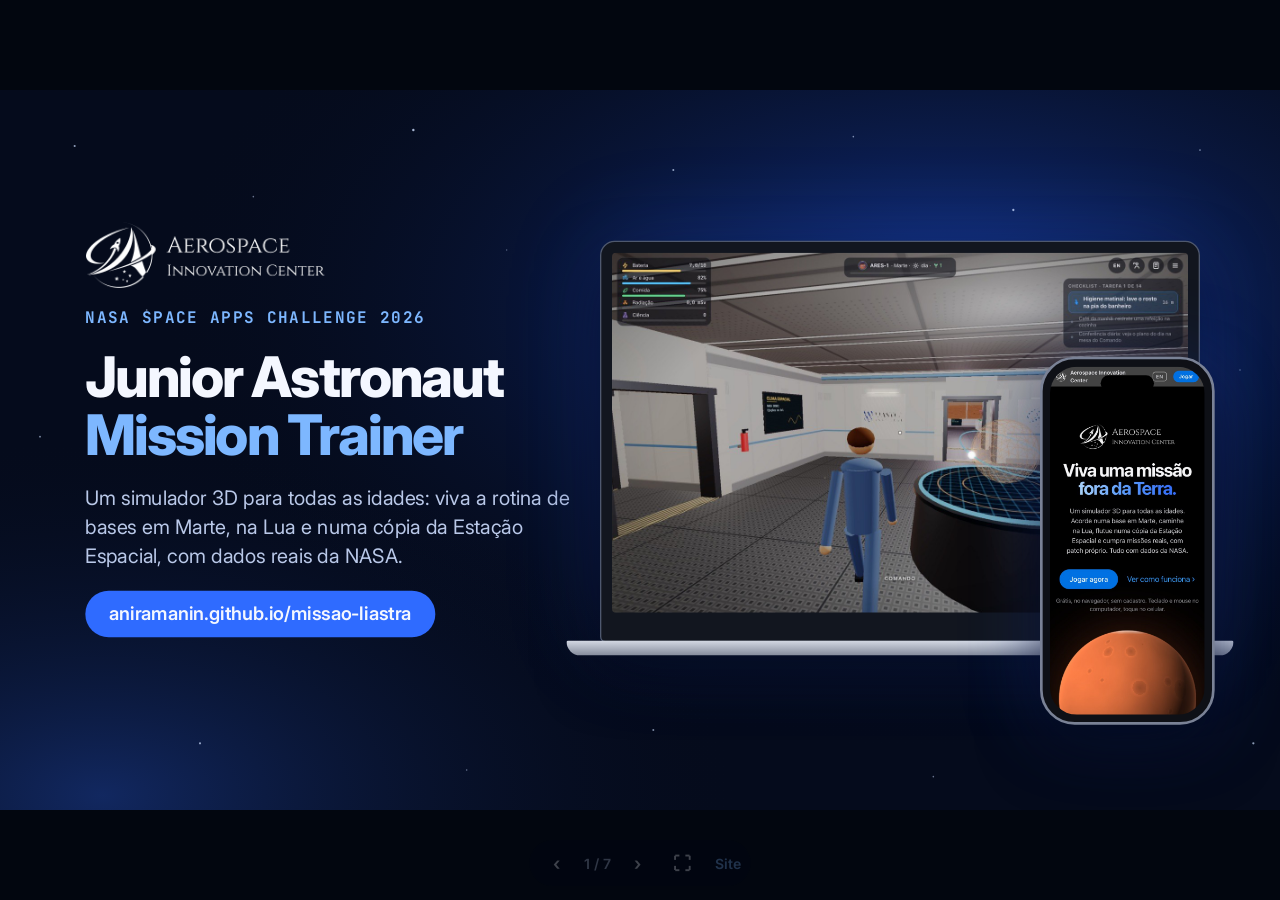
<file: apresentacao/index.html>
<!doctype html>
<html lang="pt-BR"><head><meta charset="utf-8"><meta name="viewport" content="width=device-width, initial-scale=1">
<title>Junior Astronaut Mission Trainer · Apresentação</title>
<meta name="description" content="Apresentação de 7 slides do Junior Astronaut Mission Trainer, do Aerospace Innovation Center (NASA Space Apps Challenge 2026).">
<link rel="icon" href="../assets/aic-emblem.png">
<link rel="preconnect" href="https://fonts.googleapis.com"><link rel="preconnect" href="https://fonts.gstatic.com" crossorigin>
<link rel="stylesheet" href="https://fonts.googleapis.com/css2?family=Inter:wght@400;500;600;700;800&family=JetBrains+Mono:wght@500;700&display=swap">
<style>
* { margin: 0 }
html, body { height: 100%; background: #02060F; overflow: hidden }
body { font: 32px/1.2 'Inter', Arial, sans-serif }
#stage { position: fixed; left: 50%; top: 50%; width: 1920px; height: 1080px; transform-origin: 0 0 }
#stage > section { position: absolute; left: 0; top: 0; width: 1920px; height: 1080px; overflow: hidden; box-sizing: border-box; display: none; isolation: isolate }
#stage > section.on { display: block }
#stage > section { counter-increment: none }
aside { display: none !important }
h1 { font-size: 96px; font-weight: 600 } h2 { font-size: 64px; font-weight: 600 } h3 { font-size: 44px; font-weight: 600 }
x-shape, x-icon { display: block }
x-icon { -webkit-mask: var(--ic) center / contain no-repeat; mask: var(--ic) center / contain no-repeat; background: currentColor }
.bg { z-index: -1 }
#nav { position: fixed; left: 50%; bottom: 14px; transform: translateX(-50%); display: flex; gap: 10px; align-items: center; font: 600 14px Inter, sans-serif; color: #B9C8E8; background: rgba(5, 11, 28, .7); padding: 6px 10px; border-radius: 999px; z-index: 5; opacity: .25; transition: opacity .3s }
#nav:hover, body.touch #nav { opacity: 1 }
#nav button { background: none; border: 0; color: #F4F7FF; font: 600 18px Inter, sans-serif; width: 34px; height: 34px; border-radius: 50%; cursor: pointer }
#nav button:hover { background: rgba(125, 183, 255, .2) }
#nav a { color: #7DB7FF; text-decoration: none; margin-left: 6px }
@media print { html, body { overflow: visible; height: auto } #nav { display: none } #stage { position: static; transform: none !important } #stage > section { display: block; position: relative; page-break-after: always } }
</style>
<style>
/* Aerospace Innovation Center — azul da identidade */
:root {
  --ink: #050B1C;
  --navy: #0B1A3D;
  --paper: #F2F6FF;
  --blue: #2F6BFF;
  --sky: #7DB7FF;
  --ice: #A9D4FF;
  --soft: #B9C8E8;
  --soft-l: #44527A;
  --head-l: #0B1A3D;
}
body { font-family: 'Inter', Arial, sans-serif; color: #F4F7FF; }
section { counter-increment: page; padding: 128px; background: var(--ink); color: #F4F7FF; }
section.light { background: var(--paper); color: var(--head-l); }
section.navy { background: var(--navy); }

.bg { position: absolute; left: 0; top: 0; width: 1920px; height: 1080px; }

.eyebrow { font-family: 'JetBrains Mono', 'Courier New', monospace; font-size: 24px; font-weight: 700; letter-spacing: 3px; color: var(--sky); }
.light .eyebrow { color: var(--blue); }
.title { font-size: 72px; font-weight: 700; line-height: 1.06; letter-spacing: -2px; }
.title .hl { color: var(--sky); }
.light .title .hl { color: var(--blue); }
.lead { font-size: 32px; line-height: 1.45; color: var(--soft); }
.light .lead { color: var(--soft-l); }
.label { font-size: 24px; line-height: 1.4; color: var(--soft); }
.light .label { color: var(--soft-l); }

/* aparelhos */
.laptop { position: absolute; box-sizing: border-box; background: #12161F; border: 2px solid #4E586E; border-radius: 22px 22px 8px 8px; padding: 16px 16px 24px; box-shadow: 0 40px 90px rgba(0, 4, 18, 0.55), 0 0 140px rgba(47, 107, 255, 0.22); }
.laptop .screen { display: block; border-radius: 6px; object-fit: cover; }
.lap-base { position: absolute; box-sizing: border-box; height: 22px; background: linear-gradient(180deg, #D3D8E3, #858C9C); border-radius: 2px 2px 20px 20px; }
.phone { position: absolute; box-sizing: border-box; background: #0E1016; border: 4px solid #7A8296; border-radius: 52px; padding: 11px; box-shadow: 0 40px 90px rgba(0, 4, 18, 0.6), 0 0 120px rgba(47, 107, 255, 0.25); }
.phone .screen { display: block; border-radius: 40px; object-fit: cover; }
.island { position: absolute; height: 24px; background: #000000; border-radius: 12px; }
.light .laptop, .light .phone { box-shadow: 0 40px 90px rgba(11, 26, 61, 0.28); }

/* cartões */
.card { box-sizing: border-box; background: rgba(16, 32, 72, 0.72); border: 2px solid rgba(125, 183, 255, 0.28); border-radius: 28px; padding: 28px 32px; }
.light .card { background: #FFFFFF; border: 2px solid #D6E2FF; }
.card h3 { font-size: 44px; font-weight: 700; line-height: 1.1; letter-spacing: -1px; color: #F4F7FF; }
.light .card h3 { color: var(--head-l); }
.card .tag { font-family: 'JetBrains Mono', 'Courier New', monospace; font-size: 24px; font-weight: 700; letter-spacing: 2px; color: var(--sky); }
.light .card .tag { color: var(--blue); }
.card p { font-size: 28px; line-height: 1.4; color: var(--soft); }
.light .card p { color: var(--soft-l); }
.big { font-size: 112px; font-weight: 800; line-height: 1; letter-spacing: -4px; color: var(--blue); }

.pill { display: inline-block; background: var(--blue); color: #F4F7FF; font-size: 32px; font-weight: 600; padding: 18px 36px; border-radius: 48px; }

.feat { display: flex; gap: 24px; align-items: flex-start; }
.feat x-icon { width: 44px; height: 44px; color: var(--sky); }
.feat p { font-size: 30px; line-height: 1.38; color: var(--soft); }
.feat b { color: #F4F7FF; }

.foot { position: absolute; left: 128px; bottom: 64px; width: 1664px; display: flex; justify-content: space-between; font-family: 'JetBrains Mono', 'Courier New', monospace; font-size: 24px; color: #6F80A8; }
.light .foot { color: #7A88AA; }
.foot .pg::after { content: counter(page) " / 7"; }

/* movimento: chegada em etapas */
@keyframes rise { from { opacity: 0; transform: translateY(36px); } to { opacity: 1; transform: translateY(0); } }
@keyframes fadein { from { opacity: 0; } to { opacity: 1; } }
@keyframes devin { from { opacity: 0; transform: translateY(70px); } to { opacity: 1; transform: translateY(0); } }
.r { animation: rise 0.8s cubic-bezier(0.2, 0.7, 0.2, 1) both; animation-delay: calc(var(--i, 0) * 110ms); }
.d { animation: devin 1.1s cubic-bezier(0.2, 0.7, 0.2, 1) both; animation-delay: calc(var(--i, 0) * 110ms); }
.f { animation: fadein 1.2s ease both; }

</style></head><body>
<div id="stage">
<section id="capa" data-transition="fade">
<svg class="bg" viewBox="0 0 1920 1080" width="1920" height="1080"><defs><radialGradient id="cg1" cx="0.74" cy="0.3" r="0.62"><stop offset="0" stop-color="#1D4FD8" stop-opacity="0.6"/><stop offset="1" stop-color="#050B1C" stop-opacity="0"/></radialGradient><radialGradient id="cg2" cx="0.08" cy="0.98" r="0.5"><stop offset="0" stop-color="#2F6BFF" stop-opacity="0.3"/><stop offset="1" stop-color="#050B1C" stop-opacity="0"/></radialGradient></defs><rect width="1920" height="1080" fill="#050B1C"/><rect width="1920" height="1080" fill="url(#cg1)"/><rect width="1920" height="1080" fill="url(#cg2)"/><g fill="#CFE0FF"><circle cx="112" cy="84" r="1.6" opacity="0.7"/><circle cx="380" cy="160" r="1.2" opacity="0.5"/><circle cx="620" cy="60" r="1.8" opacity="0.8"/><circle cx="760" cy="240" r="1.1" opacity="0.4"/><circle cx="1010" cy="120" r="1.5" opacity="0.7"/><circle cx="1280" cy="70" r="1.2" opacity="0.6"/><circle cx="1520" cy="180" r="1.7" opacity="0.8"/><circle cx="1800" cy="90" r="1.3" opacity="0.6"/><circle cx="1860" cy="420" r="1.1" opacity="0.5"/><circle cx="60" cy="520" r="1.4" opacity="0.6"/><circle cx="300" cy="980" r="1.6" opacity="0.7"/><circle cx="700" cy="1020" r="1.2" opacity="0.5"/><circle cx="980" cy="960" r="1.5" opacity="0.6"/><circle cx="1400" cy="1030" r="1.2" opacity="0.5"/><circle cx="1880" cy="980" r="1.7" opacity="0.7"/><circle cx="540" cy="700" r="1.1" opacity="0.4"/><circle cx="220" cy="330" r="1.3" opacity="0.5"/><circle cx="1700" cy="300" r="1.1" opacity="0.5"/></g></svg>
<div style="width:740px; display:flex; flex-direction:column; gap:30px; padding-top:70px">
<img class="r" src="media/aic_logo_white.png" alt="Aerospace Innovation Center" style="--i:0; width:360px; height:99px; object-fit:contain; align-self:flex-start">
<p class="eyebrow r" style="--i:1">NASA SPACE APPS CHALLENGE 2026</p>
<h1 class="r" style="--i:2; font-size:84px; font-weight:800; line-height:1.04; letter-spacing:-3px; white-space:nowrap">Junior Astronaut<br><span style="color:#7DB7FF">Mission Trainer</span></h1>
<p class="lead r" style="--i:3; font-size:30px">Um simulador 3D para todas as idades: viva a rotina de bases em Marte, na Lua e numa cópia da Estação Espacial, com dados reais da NASA.</p>
<p class="pill r" style="--i:4; align-self:flex-start; font-size:28px">aniramanin.github.io/missao-liastra</p>
</div>
<div class="laptop d" style="--i:2; left:900px; top:226px; width:900px; height:602px"><video class="screen" src="media/c_walk.mp4" poster="media/c_walk_still.jpg" autoplay muted loop playsinline aria-label="O jogo rodando no computador: astronauta caminhando pelo módulo de Comando da base em Marte" style="width:864px; height:540px"></video></div>
<div class="lap-base d" style="--i:2; left:850px; top:826px; width:1000px"></div>
<div class="phone d" style="--i:5; left:1560px; top:400px; width:262px; height:552px"><img class="screen" src="media/m_site.jpg" alt="O site do projeto aberto no celular" style="width:232px; height:522px"></div>
<div class="island d" style="--i:5; left:1651px; top:428px; width:80px"></div>
<aside>Abertura. O Junior Astronaut Mission Trainer é o projeto do Aerospace Innovation Center, parte do Instituto LIASTRA, para o desafio “Build a Junior Astronaut Mission Trainer” do NASA Space Apps Challenge 2026. No notebook, o jogo rodando de verdade: a astronauta caminha em terceira pessoa pelo módulo de Comando da Base Jezero, em Marte. No celular, o site do projeto. Tudo funciona no navegador, sem instalar nada.</aside>
</section>

<section id="ideia" class="light" data-transition="fade">
<div style="width:780px; display:flex; flex-direction:column; gap:22px">
<p class="eyebrow r" style="--i:0">A IDEIA</p>
<h2 class="title r" style="--i:1; font-size:64px">Uma base espacial<br><span class="hl">numa aba do navegador.</span></h2>
<p class="lead r" style="--i:2; font-size:28px">Sem download e sem cadastro. Abre no computador da escola, no Chromebook e no celular, e cada decisão do jogador tem uma consequência real.</p>
<div style="display:grid; grid-template-columns:1fr 1fr; gap:20px; margin-top:8px">
<div class="card r" style="--i:3; padding:18px 28px"><p class="big" style="font-size:64px; letter-spacing:-2px">3</p><p style="font-size:26px">mundos em 3D</p></div>
<div class="card r" style="--i:4; padding:18px 28px"><p class="big" style="font-size:64px; letter-spacing:-2px">11</p><p style="font-size:26px">missões reais</p></div>
<div class="card r" style="--i:5; padding:18px 28px"><p class="big" style="font-size:64px; letter-spacing:-2px">6</p><p style="font-size:26px">culturas na estufa</p></div>
<div class="card r" style="--i:6; padding:18px 28px"><p class="big" style="font-size:64px; letter-spacing:-2px">2</p><p style="font-size:26px">idiomas: PT e EN</p></div>
</div>
</div>
<div class="laptop d" style="--i:2; left:1000px; top:250px; width:800px; height:540px"><img class="screen" src="media/d_site.jpg" alt="Página inicial do site no computador: Viva uma missão fora da Terra" style="width:764px; height:478px"></div>
<div class="lap-base d" style="--i:2; left:955px; top:788px; width:890px"></div>
<div class="phone d" style="--i:5; left:1590px; top:420px; width:218px; height:466px"><img class="screen" src="media/m_center.jpg" alt="Central de Missões no celular, com patente, medalhas e lista de missões" style="width:188px; height:436px"></div>
<div class="island d" style="--i:5; left:1666px; top:446px; width:66px"></div>
<p class="foot"><span>Aerospace Innovation Center · LIASTRA Institute</span><span class="pg"></span></p>
<aside>O desafio pede um treinador de missão para astronautas júnior. Nossa resposta é uma base espacial que roda inteira no navegador: o professor abre um link e a turma joga, no computador ou no celular. São três mundos em 3D, onze missões reais, seis culturas que já foram cultivadas no espaço e o jogo inteiro em português e inglês, com troca de idioma sem sair da partida.</aside>
</section>

<section id="mundos" data-transition="fade">
<svg class="bg" viewBox="0 0 1920 1080" width="1920" height="1080"><defs><radialGradient id="mg1" cx="0.3" cy="0.55" r="0.6"><stop offset="0" stop-color="#1D4FD8" stop-opacity="0.5"/><stop offset="1" stop-color="#050B1C" stop-opacity="0"/></radialGradient></defs><rect width="1920" height="1080" fill="#050B1C"/><rect width="1920" height="1080" fill="url(#mg1)"/><g fill="#CFE0FF"><circle cx="140" cy="70" r="1.5" opacity="0.6"/><circle cx="520" cy="40" r="1.2" opacity="0.5"/><circle cx="1120" cy="90" r="1.7" opacity="0.7"/><circle cx="1650" cy="50" r="1.3" opacity="0.6"/><circle cx="1880" cy="260" r="1.1" opacity="0.5"/><circle cx="60" cy="900" r="1.6" opacity="0.6"/><circle cx="860" cy="1040" r="1.2" opacity="0.5"/><circle cx="1500" cy="1010" r="1.5" opacity="0.6"/></g></svg>
<p class="eyebrow r" style="--i:0">TRÊS MUNDOS</p>
<h2 class="title r" style="--i:1; margin-top:20px">Ande, flutue e dirija <span class="hl">por dentro de cada base.</span></h2>
<div class="laptop d" style="--i:2; left:128px; top:356px; width:880px; height:571px"><video class="screen" src="media/c_worlds.mp4" poster="media/c_worlds_still.jpg" autoplay muted loop playsinline aria-label="Voo de câmera pelas três bases: Marte, Lua e Estação Espacial" style="width:844px; height:527px"></video></div>
<div class="lap-base d" style="--i:2; left:84px; top:925px; width:968px"></div>
<div style="position:absolute; left:1160px; top:356px; width:632px; display:flex; flex-direction:column; gap:20px">
<div class="card r" style="--i:3; padding:22px 30px"><h3 style="font-size:36px"><span style="color:#7DB7FF">Marte</span> · Base Jezero</h3><p style="margin-top:8px; font-size:26px">Estufa, laboratório, rover e pouso, com tempestades de poeira e solares.</p></div>
<div class="card r" style="--i:4; padding:22px 30px"><h3 style="font-size:36px"><span style="color:#7DB7FF">Lua</span> · Base Shackleton</h3><p style="margin-top:8px; font-size:26px">Polo sul: gelo nas crateras, noites de vários dias e reator de fissão.</p></div>
<div class="card r" style="--i:5; padding:22px 30px"><h3 style="font-size:36px"><span style="color:#7DB7FF">Órbita</span> · Estação Espacial</h3><p style="margin-top:8px; font-size:26px">Cópia da ISS com Cupola e Canadarm2, dando uma volta na Terra a cada 90 minutos.</p></div>
</div>
<aside>São três mundos completos, e o jogador anda por dentro deles: não é um menu nem uma vista de cima. Em Marte, a Base Jezero tem estufa, laboratório ICBS, suporte de vida, escotilha, rover e plataforma de pouso. Na Lua, a Base Shackleton fica no polo sul, onde há gelo em crateras sempre na sombra e noites de vários dias. Na órbita, uma cópia da Estação Espacial com Destiny, Harmony, Columbus, Kibo, a Cupola e o braço Canadarm2. O vídeo mostra as três bases capturadas do jogo.</aside>
</section>

<section id="jogar" class="navy" data-transition="fade">
<p class="eyebrow r" style="--i:0">COMO SE JOGA</p>
<h2 class="title r" style="--i:1; margin-top:20px; width:1664px">Viva a rotina de <span class="hl">um astronauta de verdade.</span></h2>
<div class="laptop d" style="--i:2; left:128px; top:340px; width:840px; height:564px"><img class="screen" src="media/d_power.jpg" alt="Painel Plano de energia: 10 células divididas entre suporte de vida, estufa, escudo d’água e ciência" style="width:804px; height:502px"></div>
<div class="lap-base d" style="--i:2; left:79px; top:902px; width:938px"></div>
<div class="phone d" style="--i:4; left:830px; top:430px; width:230px; height:490px"><video class="screen" src="media/c_green.mp4" poster="media/c_green_still.jpg" autoplay muted loop playsinline aria-label="No celular: astronauta em terceira pessoa caminhando entre as bandejas da estufa" style="width:200px; height:460px"></video></div>
<div class="island d" style="--i:4; left:911px; top:456px; width:68px"></div>
<div style="position:absolute; left:1160px; top:350px; width:632px; display:flex; flex-direction:column; gap:30px">
<div class="feat r" style="--i:3"><x-icon name="Users"></x-icon><p><b>1ª ou 3ª pessoa.</b> Tecla V no computador; joystick e toque no celular.</p></div>
<div class="feat r" style="--i:4"><x-icon name="Lightning"></x-icon><p><b>10 células de energia</b> para ar, estufa, escudo e ciência, com previsão de quando cada recurso acaba.</p></div>
<div class="feat r" style="--i:5"><x-icon name="Home"></x-icon><p><b>Estufa com 6 plantas</b> que já cresceram no espaço, cada uma com tempo e colheita próprios.</p></div>
<div class="feat r" style="--i:6"><x-icon name="Tool"></x-icon><p><b>Tarefas reais:</b> vestir o traje, dirigir o rover, usar o braço robótico e trocar baterias numa caminhada espacial.</p></div>
</div>
<aside>Aqui está o jogo em ação. No notebook, o painel de energia: o jogador divide dez células entre suporte de vida, luz da estufa, escudo de água contra radiação e ciência, e o painel mostra quantos sóis faltam para o ar, a comida ou a bateria acabarem. No celular, a astronauta em terceira pessoa caminhando pela estufa, com joystick na tela. A câmera alterna entre primeira e terceira pessoa com a tecla V. O jogador também dorme, toma banho, cozinha, faz exercício, analisa amostras, veste o traje, dirige o rover e opera o Canadarm2.</aside>
</section>

<section id="dados" data-transition="fade" style="background:#0E2A78">
<svg class="bg" viewBox="0 0 1920 1080" width="1920" height="1080"><defs><linearGradient id="dl" x1="0" y1="0" x2="1" y2="1"><stop offset="0" stop-color="#1F4FD0"/><stop offset="1" stop-color="#071230"/></linearGradient><radialGradient id="dg1" cx="0.38" cy="0.5" r="0.4"><stop offset="0" stop-color="#7DB7FF" stop-opacity="0.35"/><stop offset="1" stop-color="#1F4FD0" stop-opacity="0"/></radialGradient></defs><rect width="1920" height="1080" fill="url(#dl)"/><rect width="1920" height="1080" fill="url(#dg1)"/></svg>
<div style="width:560px; display:flex; flex-direction:column; gap:24px">
<p class="eyebrow r" style="--i:0; color:#A9D4FF">CIÊNCIA DE VERDADE</p>
<h2 class="title r" style="--i:1">Dados reais <span style="color:#A9D4FF">da NASA.</span></h2>
<p class="lead r" style="--i:2; color:#D6E4FF">O jogo segue o Sol de hoje e usa números medidos em missões reais, sempre com a fonte na tela.</p>
</div>
<div class="phone d" style="--i:2; left:740px; top:250px; width:300px; height:654px"><img class="screen" src="media/m_comms.jpg" alt="Rádio da base no celular: imagem do Sol de hoje do NASA SDO e atraso de 10,9 minutos para Marte" style="width:270px; height:624px"></div>
<div class="island d" style="--i:2; left:850px; top:276px; width:80px"></div>
<div style="position:absolute; left:1130px; top:250px; width:662px; display:flex; flex-direction:column; gap:18px">
<div class="card r" style="--i:3; padding:22px 30px; background:rgba(5, 14, 40, 0.55)"><p class="tag" style="color:#A9D4FF">DONKI · CCMC/NASA</p><p style="margin-top:6px; color:#F4F7FF">Tempestades solares reais dos últimos 30 dias definem o risco de cada dia da missão.</p></div>
<div class="card r" style="--i:4; padding:22px 30px; background:rgba(5, 14, 40, 0.55)"><p class="tag" style="color:#A9D4FF">SDO · NASA</p><p style="margin-top:6px; color:#F4F7FF">A imagem do Sol de hoje aparece no rádio da base e no site.</p></div>
<div class="card r" style="--i:5; padding:22px 30px; background:rgba(5, 14, 40, 0.55)"><p class="tag" style="color:#A9D4FF">JPL · POSIÇÕES DOS PLANETAS</p><p style="margin-top:6px; color:#F4F7FF">O atraso das mensagens entre a Terra e Marte é calculado para a data de hoje.</p></div>
<div class="card r" style="--i:6; padding:22px 30px; background:rgba(5, 14, 40, 0.55)"><p class="tag" style="color:#A9D4FF">CURIOSITY RAD · CHANG’E 4</p><p style="margin-top:6px; color:#F4F7FF">0,67 mSv por dia em Marte e 1,37 mSv por dia na Lua, medidos na superfície.</p></div>
</div>
<p class="foot" style="color:#A9C3F0"><span>Fontes: api.nasa.gov · sdo.gsfc.nasa.gov · ssd.jpl.nasa.gov · Hassler et al. 2014 · Zhang et al. 2020</span><span class="pg"></span></p>
<aside>Tudo o que acontece no jogo vem de dados reais. As tempestades solares seguem a base DONKI da NASA: cada dia da missão corresponde a um dia real, e a ejeção de massa coronal mais rápida daquele dia define o risco. Se a API estiver fora do ar, o jogo usa um arquivo real e avisa na tela. O rádio da base mostra a imagem do Sol de hoje feita pelo Solar Dynamics Observatory. O atraso das mensagens com Marte é calculado no navegador a partir das posições dos planetas do JPL. As doses de radiação vêm do RAD do Curiosity em Marte e do LND da sonda chinesa Chang’e 4 na Lua, e os números de oxigênio e CO₂ por astronauta vêm do documento de suporte de vida da NASA.</aside>
</section>

<section id="recompensas" data-transition="fade">
<svg class="bg" viewBox="0 0 1920 1080" width="1920" height="1080"><defs><radialGradient id="rg1" cx="0.8" cy="0.55" r="0.55"><stop offset="0" stop-color="#1D4FD8" stop-opacity="0.5"/><stop offset="1" stop-color="#050B1C" stop-opacity="0"/></radialGradient></defs><rect width="1920" height="1080" fill="#050B1C"/><rect width="1920" height="1080" fill="url(#rg1)"/><g fill="#CFE0FF"><circle cx="90" cy="60" r="1.4" opacity="0.6"/><circle cx="700" cy="50" r="1.2" opacity="0.5"/><circle cx="1300" cy="80" r="1.6" opacity="0.7"/><circle cx="1860" cy="140" r="1.2" opacity="0.5"/><circle cx="40" cy="1000" r="1.5" opacity="0.6"/><circle cx="1000" cy="1040" r="1.2" opacity="0.5"/></g></svg>
<p class="eyebrow r" style="--i:0">11 MISSÕES · RECOMPENSAS</p>
<h2 class="title r" style="--i:1; margin-top:20px; width:900px">Missão cumprida, <span class="hl">recompensa ganha.</span></h2>
<div style="position:absolute; left:128px; top:380px; width:820px; display:grid; grid-template-columns:repeat(6, 120px); gap:16px 20px">
<img class="r" style="--i:2; width:120px; height:120px; object-fit:contain" src="media/patch_00.png" alt="Patch de missão 1">
<img class="r" style="--i:2; width:120px; height:120px; object-fit:contain" src="media/patch_01.png" alt="Patch de missão 2">
<img class="r" style="--i:3; width:120px; height:120px; object-fit:contain" src="media/patch_02.png" alt="Patch de missão 3">
<img class="r" style="--i:3; width:120px; height:120px; object-fit:contain" src="media/patch_03.png" alt="Patch de missão 4">
<img class="r" style="--i:4; width:120px; height:120px; object-fit:contain" src="media/patch_04.png" alt="Patch de missão 5">
<img class="r" style="--i:4; width:120px; height:120px; object-fit:contain" src="media/patch_05.png" alt="Patch de missão 6">
<img class="r" style="--i:5; width:120px; height:120px; object-fit:contain" src="media/patch_06.png" alt="Patch de missão 7">
<img class="r" style="--i:5; width:120px; height:120px; object-fit:contain" src="media/patch_07.png" alt="Patch de missão 8">
<img class="r" style="--i:6; width:120px; height:120px; object-fit:contain" src="media/patch_08.png" alt="Patch de missão 9">
<img class="r" style="--i:6; width:120px; height:120px; object-fit:contain" src="media/patch_09.png" alt="Patch de missão 10">
<img class="r" style="--i:7; width:120px; height:120px; object-fit:contain" src="media/patch_10.png" alt="Patch de missão 11">
</div>
<div style="position:absolute; left:128px; top:690px; width:820px; display:grid; grid-template-columns:1fr 1fr; gap:22px 40px">
<div class="r" style="--i:7"><p style="font-size:34px; font-weight:700; color:#7DB7FF">XP e 7 patentes</p><p class="label" style="margin-top:4px">de Recruta a Lenda espacial</p></div>
<div class="r" style="--i:8"><p style="font-size:34px; font-weight:700; color:#7DB7FF">11 medalhas</p><p class="label" style="margin-top:4px">três estrelas, EVA, agricultor…</p></div>
<div class="r" style="--i:9"><p style="font-size:34px; font-weight:700; color:#7DB7FF">7 cores de traje</p><p class="label" style="margin-top:4px">liberadas a cada patente</p></div>
<div class="r" style="--i:10"><p style="font-size:34px; font-weight:700; color:#7DB7FF">Quiz no fim</p><p class="label" style="margin-top:4px">3 perguntas, com explicação</p></div>
</div>
<div class="laptop d" style="--i:3; left:1010px; top:300px; width:700px; height:478px"><img class="screen" src="media/d_end.jpg" alt="Tela de fim de missão: patch conquistado, três estrelas, +350 XP e nova patente" style="width:664px; height:415px"></div>
<div class="lap-base d" style="--i:3; left:970px; top:776px; width:780px"></div>
<div class="phone d" style="--i:6; left:1580px; top:440px; width:212px; height:452px"><img class="screen" src="media/m_quiz.jpg" alt="Quiz de 3 perguntas no celular, no fim da missão" style="width:182px; height:422px"></div>
<div class="island d" style="--i:6; left:1654px; top:465px; width:64px"></div>
<aside>Cada uma das 11 missões é baseada num fato real e dá um patch no estilo da NASA: por exemplo a tempestade de poeira de 2018 que encerrou o Opportunity, o filtro de CO₂ improvisado da Apollo 13 e o furo de 2 milímetros encontrado na Soyuz em 2018. Ao terminar, o jogador vê o gráfico dos recursos, o que a missão ensinou, ganha XP e pode subir de patente, liberando uma nova cor de traje para o avatar. Há 11 medalhas para colecionar. No fim, um quiz de três perguntas, com explicação de cada resposta, entra no resumo que o professor pode copiar para a turma.</aside>
</section>

<section id="aula" class="navy">
<svg class="bg" viewBox="0 0 1920 1080" width="1920" height="1080"><defs><radialGradient id="ag1" cx="0.82" cy="0.2" r="0.55"><stop offset="0" stop-color="#2F6BFF" stop-opacity="0.45"/><stop offset="1" stop-color="#0B1A3D" stop-opacity="0"/></radialGradient></defs><rect width="1920" height="1080" fill="#0B1A3D"/><rect width="1920" height="1080" fill="url(#ag1)"/></svg>
<p class="eyebrow r" style="--i:0">PARA A SALA DE AULA</p>
<h2 class="title r" style="--i:1; margin-top:20px">Abra um link e <span class="hl">comece a missão.</span></h2>
<div style="display:grid; grid-template-columns:repeat(3, 1fr); gap:24px; margin-top:48px">
<div class="card r" style="--i:2"><x-icon name="GraduationCap" style="width:48px; height:48px; color:#7DB7FF"></x-icon><h3 style="margin-top:14px; font-size:36px">Guia do professor</h3><p style="margin-top:8px; font-size:26px">Aula de 45 minutos, objetivos, perguntas, rubrica e atividade sem computador.</p></div>
<div class="card r" style="--i:3"><x-icon name="Verified" style="width:48px; height:48px; color:#7DB7FF"></x-icon><h3 style="margin-top:14px; font-size:36px">Acessível</h3><p style="margin-top:8px; font-size:26px">Texto maior, alto contraste, menos movimento e palavras difíceis explicadas no toque.</p></div>
<div class="card r" style="--i:4"><x-icon name="Globe" style="width:48px; height:48px; color:#7DB7FF"></x-icon><h3 style="margin-top:14px; font-size:36px">Em qualquer tela</h3><p style="margin-top:8px; font-size:26px">Computador, Chromebook e celular, em português e inglês, para todas as idades.</p></div>
</div>
<div class="r" style="--i:5; display:flex; align-items:center; gap:40px; margin-top:56px">
<p class="pill" style="font-size:34px">aniramanin.github.io/missao-liastra</p>
<p class="label" style="font-size:26px; width:820px">Equipe: Marina Freitas e Luiza Oliveira (fundadoras), Raylla Vardiero, Esther Anjo e Barbara Dorneles.</p>
</div>
<div class="r" style="--i:6; position:absolute; left:128px; top:850px; width:1664px; display:flex; align-items:center; gap:56px">
<img src="media/aic_logo_white.png" alt="Aerospace Innovation Center" style="width:300px; height:83px; object-fit:contain">
<img src="media/liastra_white.png" alt="LIASTRA Institute" style="width:190px; height:65px; object-fit:contain">
<img src="media/icbs_white.png" alt="ICBS" style="width:160px; height:67px; object-fit:contain">
<p class="eyebrow" style="margin-left:auto; color:#7DB7FF">NASA SPACE APPS CHALLENGE 2026</p>
</div>
<aside>Para usar em sala, basta abrir o link. O guia do professor, em português e inglês, traz objetivos de aprendizagem, um plano de aula de 45 minutos, missões recomendadas, perguntas para discussão, uma rubrica e uma atividade sem computador, a das 6 células. O jogo tem opções de acessibilidade no menu de pausa e funciona em computadores, Chromebooks e celulares. O projeto é do Aerospace Innovation Center, parte do Instituto LIASTRA, com Marina Freitas e Luiza Oliveira, fundadoras, e Raylla Vardiero, Esther Anjo e Barbara Dorneles.</aside>
</section>

</div>
<div id="nav"><button id="prev" aria-label="Slide anterior">‹</button><span id="count"></span><button id="next" aria-label="Próximo slide">›</button><button id="fs" aria-label="Tela cheia">⛶</button><a href="../">Site</a></div>
<script>
// ícones (linha) usados nos slides
const IC = {
 Users: '<path d="M16 21v-2a4 4 0 0 0-4-4H6a4 4 0 0 0-4 4v2M9 11a4 4 0 1 0 0-8 4 4 0 0 0 0 8zM22 21v-2a4 4 0 0 0-3-3.87M16 3.13a4 4 0 0 1 0 7.75"/>',
 Lightning: '<path d="M13 2 3 14h9l-1 8 10-12h-9l1-8z"/>',
 Home: '<path d="m3 10 9-7 9 7v10a2 2 0 0 1-2 2H5a2 2 0 0 1-2-2zM9 22V12h6v10"/>',
 Tool: '<path d="M14.7 6.3a1 1 0 0 0 0 1.4l1.6 1.6a1 1 0 0 0 1.4 0l3.77-3.77a6 6 0 0 1-7.94 7.94l-6.91 6.91a2.12 2.12 0 0 1-3-3l6.91-6.91a6 6 0 0 1 7.94-7.94z"/>',
 GraduationCap: '<path d="M22 10 12 5 2 10l10 5 10-5zM6 12v5c3 3 9 3 12 0v-5"/>',
 Verified: '<path d="M12 22s8-4 8-10V5l-8-3-8 3v7c0 6 8 10 8 10z"/><path d="m9 12 2 2 4-4"/>',
 Globe: '<circle cx="12" cy="12" r="10"/><path d="M2 12h20M12 2a15.3 15.3 0 0 1 4 10 15.3 15.3 0 0 1-4 10 15.3 15.3 0 0 1-4-10 15.3 15.3 0 0 1 4-10z"/>'
};
document.querySelectorAll('x-icon').forEach(el => { const p = IC[el.getAttribute('name')]; if (!p) return; const svg = `<svg xmlns="http://www.w3.org/2000/svg" viewBox="0 0 24 24" fill="none" stroke="black" stroke-width="2" stroke-linecap="round" stroke-linejoin="round">${p}</svg>`; el.style.setProperty('--ic', `url("data:image/svg+xml,${encodeURIComponent(svg)}")`); });
const S = [...document.querySelectorAll('#stage > section')], stage = document.getElementById('stage');
S.forEach((s, i) => s.querySelectorAll('.pg').forEach(p => { p.textContent = (i + 1) + ' / ' + S.length; p.classList.remove('pg'); }));
let cur = Math.max(0, Math.min(S.length - 1, (parseInt((location.hash.match(/slide-(\d+)/) || [])[1]) || 1) - 1));
function show(i) { cur = Math.max(0, Math.min(S.length - 1, i)); S.forEach((s, k) => { s.classList.toggle('on', k === cur); s.querySelectorAll('video').forEach(v => { if (k === cur) { v.currentTime = 0; v.play().catch(() => {}); } else v.pause(); }); }); document.getElementById('count').textContent = (cur + 1) + ' / ' + S.length; history.replaceState(null, '', '#slide-' + (cur + 1)); }
function fit() { const k = Math.min(innerWidth / 1920, innerHeight / 1080); stage.style.transform = `scale(${k}) translate(-50%, -50%)`; }
addEventListener('resize', fit); fit(); show(cur);
addEventListener('hashchange', () => { const n = parseInt((location.hash.match(/slide-(\d+)/) || [])[1]); if (n && n - 1 !== cur) show(n - 1); });
addEventListener('keydown', e => { if (['ArrowRight', 'PageDown', ' ', 'Enter'].includes(e.key)) { e.preventDefault(); show(cur + 1); } if (['ArrowLeft', 'PageUp', 'Backspace'].includes(e.key)) { e.preventDefault(); show(cur - 1); } if (e.key === 'Home') show(0); if (e.key === 'End') show(S.length - 1); if (e.key === 'f') document.documentElement.requestFullscreen?.(); });
document.getElementById('prev').onclick = () => show(cur - 1); document.getElementById('next').onclick = () => show(cur + 1);
document.getElementById('fs').onclick = () => document.fullscreenElement ? document.exitFullscreen() : document.documentElement.requestFullscreen?.();
let tx = null; addEventListener('touchstart', e => { tx = e.touches[0].clientX; document.body.classList.add('touch'); }, { passive: true });
addEventListener('touchend', e => { if (tx === null) return; const dx = e.changedTouches[0].clientX - tx; if (Math.abs(dx) > 40) show(cur + (dx < 0 ? 1 : -1)); tx = null; });
</script>
</body></html>
</file>
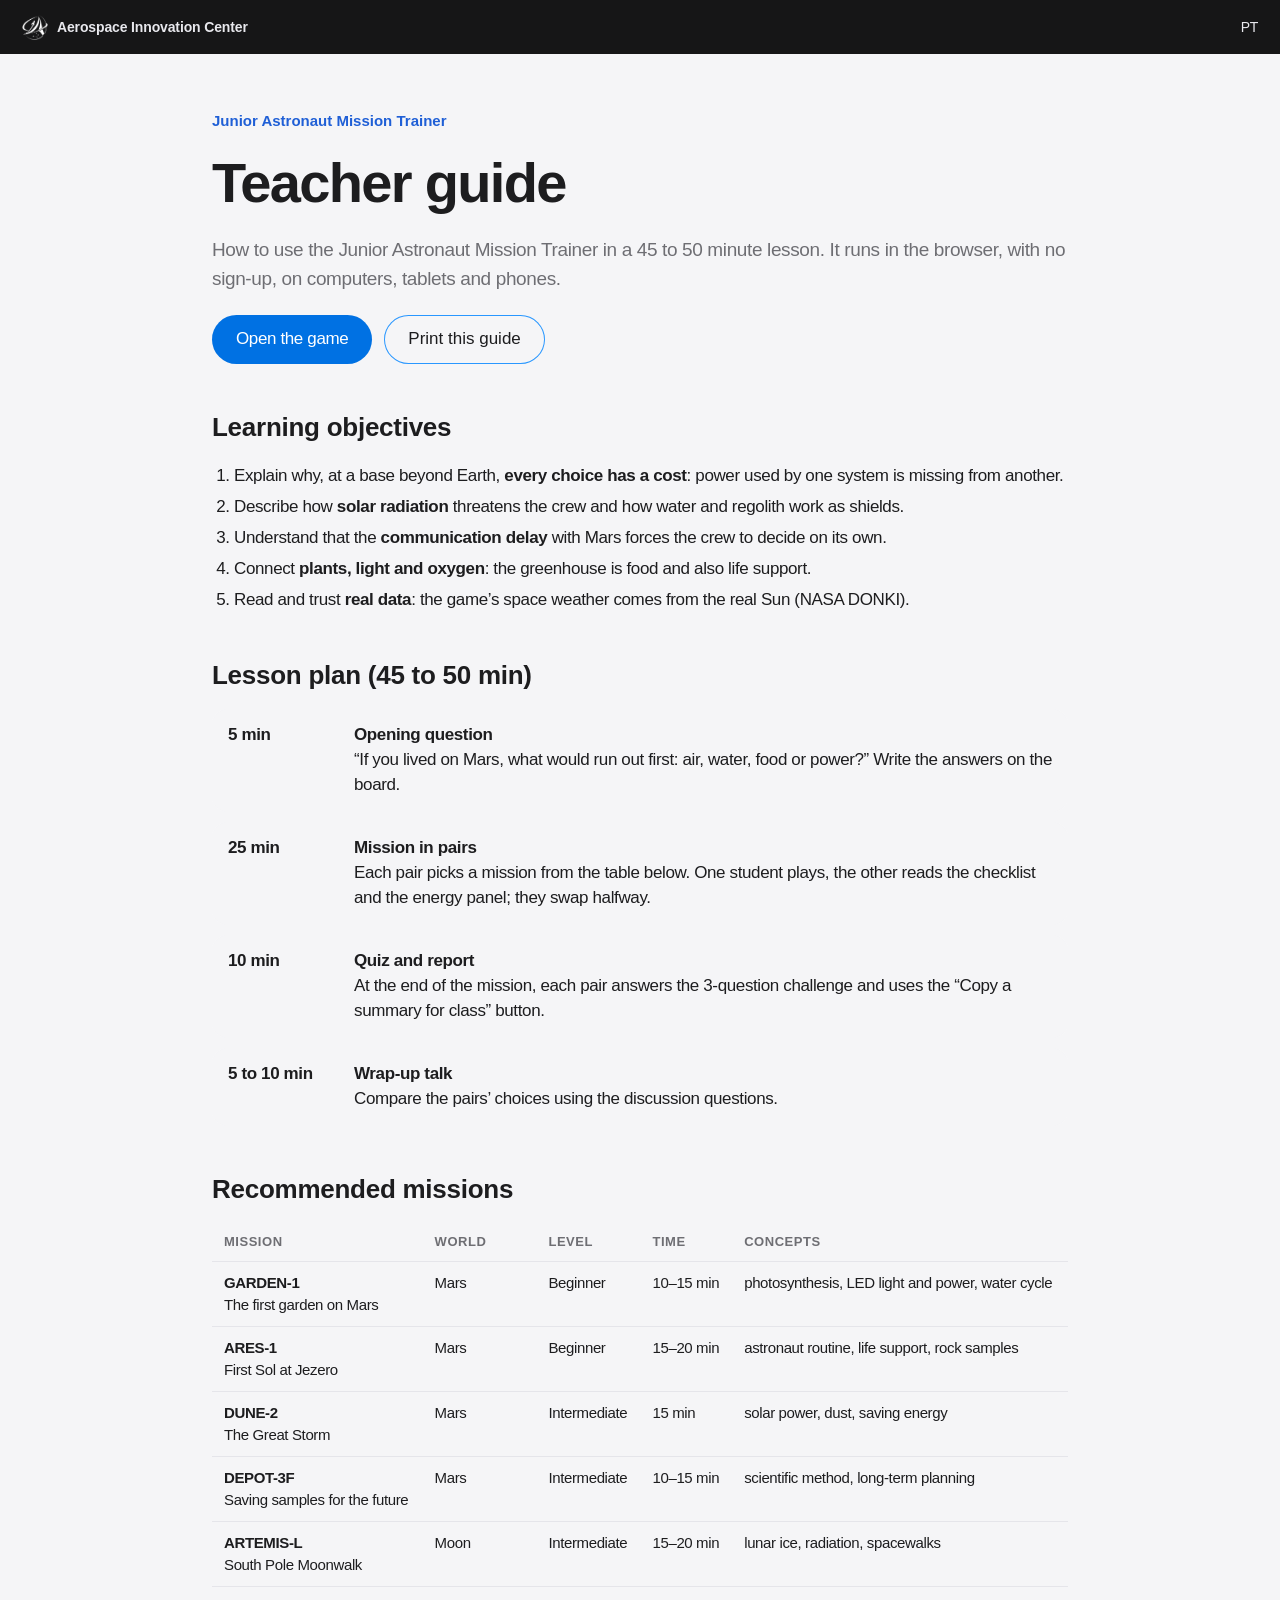
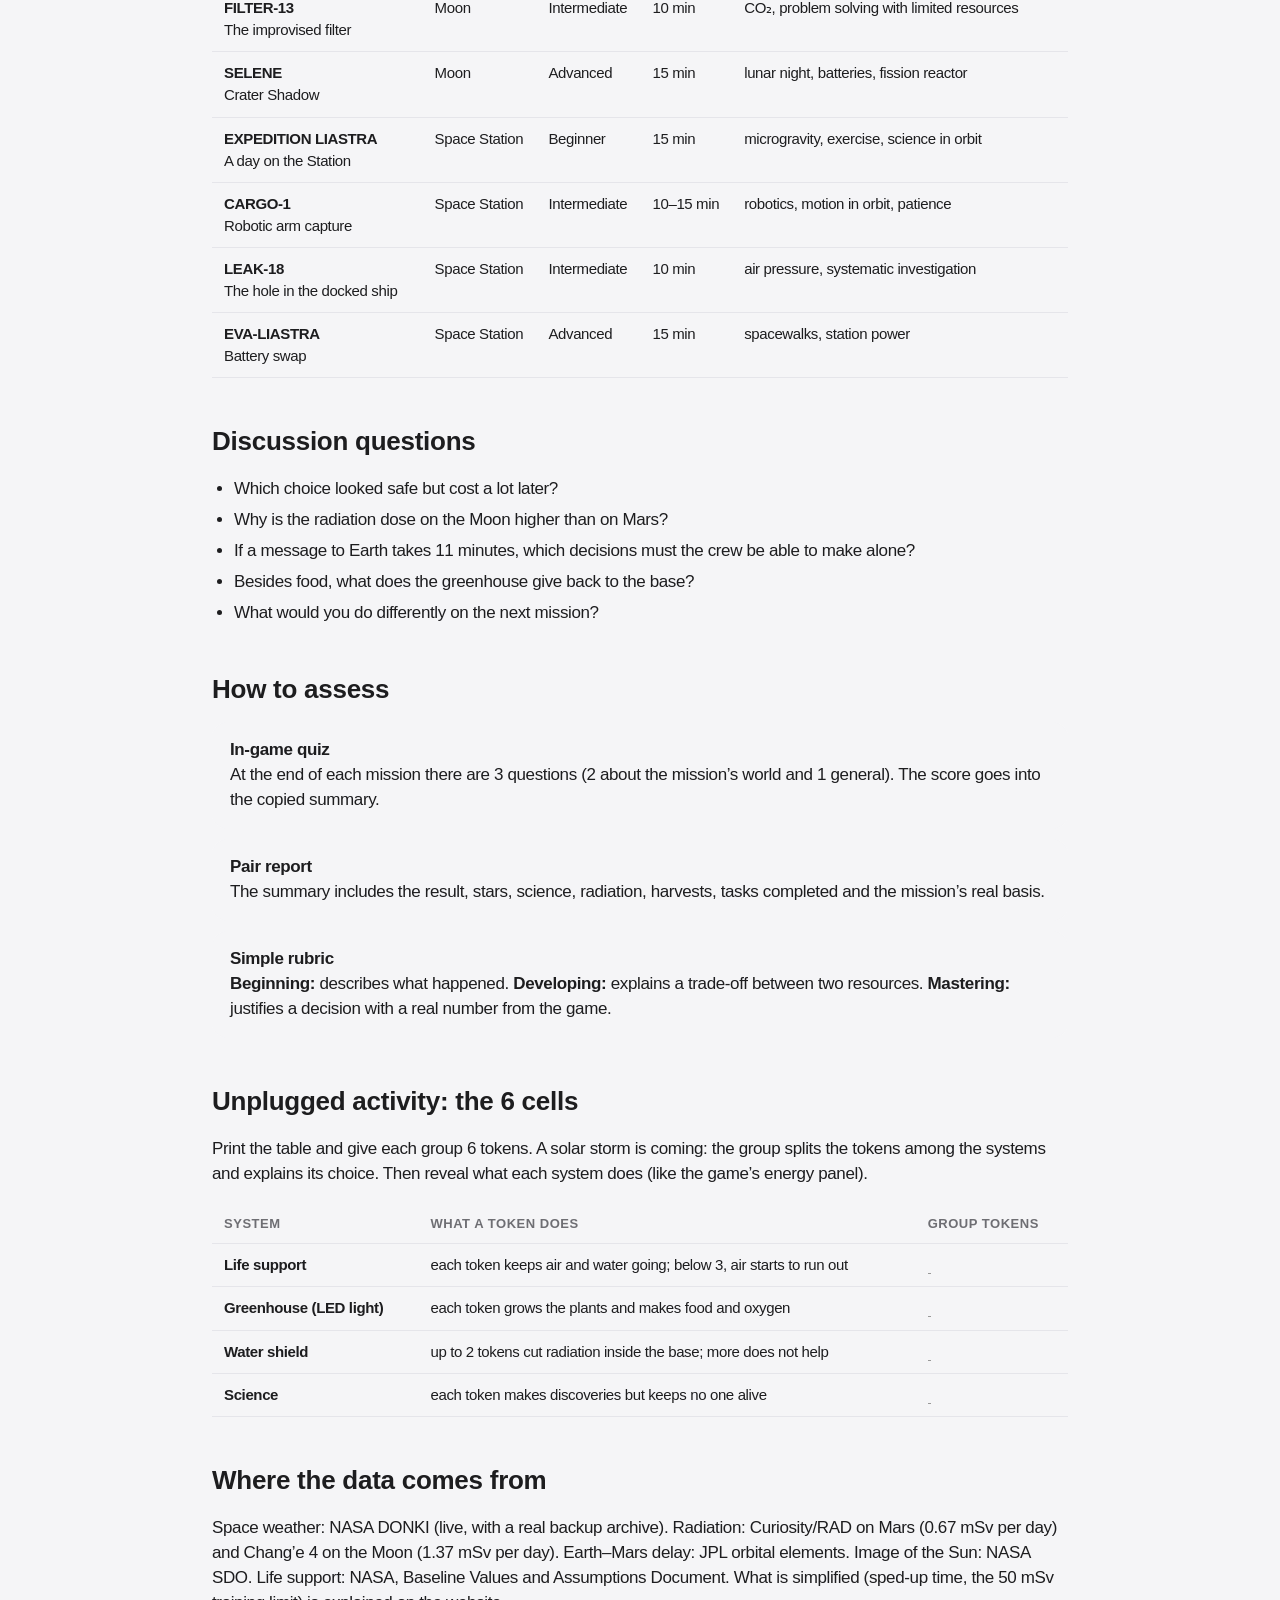
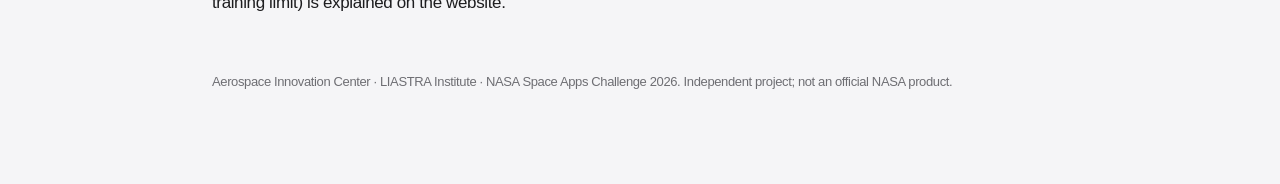
<file: teacher-en.html>
<!doctype html>
<html lang="en">
<head>
<meta charset="utf-8">
<meta name="viewport" content="width=device-width, initial-scale=1">
<title>Teacher guide · Aerospace Innovation Center</title>
<meta name="description" content="How to use the Junior Astronaut Mission Trainer in a 45 to 50 minute lesson. It runs in the browser, with no sign-up, on computers, tablets and phones.">
<link rel="icon" type="image/png" href="assets/aic-emblem.png">
<link rel="stylesheet" href="css/styles.css?v=37">
<style>
.tg{max-width:900px;margin:0 auto;padding:56px 22px 80px}
.tg h1{font-family:var(--f-display);font-size:clamp(36px,6vw,56px);letter-spacing:-.03em;margin:0 0 12px}
.tg .lead{font-size:19px;color:var(--gray);margin:0 0 22px}
.tg h2{font-family:var(--f-display);font-size:26px;margin:44px 0 14px;letter-spacing:-.01em}
.tg ol,.tg ul{padding-left:22px}.tg li{margin:6px 0}
.tg-actions{display:flex;gap:12px;flex-wrap:wrap}
.tg table{width:100%;border-collapse:collapse;font-size:15px}
.tg th,.tg td{text-align:left;padding:10px 12px;border-bottom:1px solid #e5e5ea;vertical-align:top}
.tg th{font-size:13px;text-transform:uppercase;letter-spacing:.04em;color:var(--gray)}
.tg .plan{display:grid;gap:10px}
.tg .plan div{display:grid;grid-template-columns:110px 1fr;gap:16px;padding:14px 16px;background:var(--light);border-radius:16px}
.tg .plan b{display:block}
.tg .card{padding:16px 18px;background:var(--light);border-radius:16px;margin:10px 0}
.tg .blank{min-width:120px;border-bottom:1px solid #999}
.tg-foot{margin-top:56px;font-size:13px;color:var(--gray)}
.tg-top{display:flex;align-items:center;justify-content:space-between;padding:14px 22px;background:#161617;color:#e8e8ed}
.tg-top a{color:#e8e8ed;text-decoration:none;font-size:14px}
.tg-top .brand{display:inline-flex;gap:9px;align-items:center;font-weight:600}
@media print{.tg-top,.tg-actions{display:none}.tg{padding:0}.tg .plan div,.tg .card{background:none;border:1px solid #ddd}body{background:#fff}}
@media (max-width:640px){.tg .plan div{grid-template-columns:1fr;gap:4px}.tg table{font-size:13.5px}}
</style>
</head>
<body>
<header class="tg-top"><a class="brand" href="en.html"><img src="assets/aic-emblem-white.png" alt="" width="26" height="26">Aerospace Innovation Center</a><a href="teacher.html" hreflang="pt-BR">PT</a></header>
<main class="tg">
  <p class="eyebrow-c" style="text-align:left">Junior Astronaut Mission Trainer</p>
  <h1>Teacher guide</h1>
  <p class="lead">How to use the Junior Astronaut Mission Trainer in a 45 to 50 minute lesson. It runs in the browser, with no sign-up, on computers, tablets and phones.</p>
  <div class="tg-actions"><a class="btn btn-blue" href="en.html#jogar">Open the game</a><button class="btn btn-ghost-light" style="color:#1d1d1f;border-color:#1d1d1f" onclick="window.print()">Print this guide</button></div>

  <h2>Learning objectives</h2><ol><li>Explain why, at a base beyond Earth, <b>every choice has a cost</b>: power used by one system is missing from another.</li><li>Describe how <b>solar radiation</b> threatens the crew and how water and regolith work as shields.</li><li>Understand that the <b>communication delay</b> with Mars forces the crew to decide on its own.</li><li>Connect <b>plants, light and oxygen</b>: the greenhouse is food and also life support.</li><li>Read and trust <b>real data</b>: the game’s space weather comes from the real Sun (NASA DONKI).</li></ol>
  <h2>Lesson plan (45 to 50 min)</h2><div class="plan"><div><span><b>5 min</b></span><span><b>Opening question</b>“If you lived on Mars, what would run out first: air, water, food or power?” Write the answers on the board.</span></div><div><span><b>25 min</b></span><span><b>Mission in pairs</b>Each pair picks a mission from the table below. One student plays, the other reads the checklist and the energy panel; they swap halfway.</span></div><div><span><b>10 min</b></span><span><b>Quiz and report</b>At the end of the mission, each pair answers the 3-question challenge and uses the “Copy a summary for class” button.</span></div><div><span><b>5 to 10 min</b></span><span><b>Wrap-up talk</b>Compare the pairs’ choices using the discussion questions.</span></div></div>
  <h2>Recommended missions</h2><table><thead><tr><th>Mission</th><th>World</th><th>Level</th><th>Time</th><th>Concepts</th></tr></thead><tbody><tr><td><b>GARDEN-1</b><br>The first garden on Mars</td><td>Mars</td><td>Beginner</td><td>10–15 min</td><td>photosynthesis, LED light and power, water cycle</td></tr><tr><td><b>ARES-1</b><br>First Sol at Jezero</td><td>Mars</td><td>Beginner</td><td>15–20 min</td><td>astronaut routine, life support, rock samples</td></tr><tr><td><b>DUNE-2</b><br>The Great Storm</td><td>Mars</td><td>Intermediate</td><td>15 min</td><td>solar power, dust, saving energy</td></tr><tr><td><b>DEPOT-3F</b><br>Saving samples for the future</td><td>Mars</td><td>Intermediate</td><td>10–15 min</td><td>scientific method, long-term planning</td></tr><tr><td><b>ARTEMIS-L</b><br>South Pole Moonwalk</td><td>Moon</td><td>Intermediate</td><td>15–20 min</td><td>lunar ice, radiation, spacewalks</td></tr><tr><td><b>FILTER-13</b><br>The improvised filter</td><td>Moon</td><td>Intermediate</td><td>10 min</td><td>CO₂, problem solving with limited resources</td></tr><tr><td><b>SELENE</b><br>Crater Shadow</td><td>Moon</td><td>Advanced</td><td>15 min</td><td>lunar night, batteries, fission reactor</td></tr><tr><td><b>EXPEDITION LIASTRA</b><br>A day on the Station</td><td>Space Station</td><td>Beginner</td><td>15 min</td><td>microgravity, exercise, science in orbit</td></tr><tr><td><b>CARGO-1</b><br>Robotic arm capture</td><td>Space Station</td><td>Intermediate</td><td>10–15 min</td><td>robotics, motion in orbit, patience</td></tr><tr><td><b>LEAK-18</b><br>The hole in the docked ship</td><td>Space Station</td><td>Intermediate</td><td>10 min</td><td>air pressure, systematic investigation</td></tr><tr><td><b>EVA-LIASTRA</b><br>Battery swap</td><td>Space Station</td><td>Advanced</td><td>15 min</td><td>spacewalks, station power</td></tr></tbody></table>
  <h2>Discussion questions</h2><ul><li>Which choice looked safe but cost a lot later?</li><li>Why is the radiation dose on the Moon higher than on Mars?</li><li>If a message to Earth takes 11 minutes, which decisions must the crew be able to make alone?</li><li>Besides food, what does the greenhouse give back to the base?</li><li>What would you do differently on the next mission?</li></ul>
  <h2>How to assess</h2><div class="card"><b>In-game quiz</b><br>At the end of each mission there are 3 questions (2 about the mission’s world and 1 general). The score goes into the copied summary.</div><div class="card"><b>Pair report</b><br>The summary includes the result, stars, science, radiation, harvests, tasks completed and the mission’s real basis.</div><div class="card"><b>Simple rubric</b><br><b>Beginning:</b> describes what happened. <b>Developing:</b> explains a trade-off between two resources. <b>Mastering:</b> justifies a decision with a real number from the game.</div>
  <h2>Unplugged activity: the 6 cells</h2><p>Print the table and give each group 6 tokens. A solar storm is coming: the group splits the tokens among the systems and explains its choice. Then reveal what each system does (like the game’s energy panel).</p><table><thead><tr><th>System</th><th>What a token does</th><th>Group tokens</th></tr></thead><tbody><tr><td><b>Life support</b></td><td>each token keeps air and water going; below 3, air starts to run out</td><td><span class="blank">&nbsp;</span></td></tr><tr><td><b>Greenhouse (LED light)</b></td><td>each token grows the plants and makes food and oxygen</td><td><span class="blank">&nbsp;</span></td></tr><tr><td><b>Water shield</b></td><td>up to 2 tokens cut radiation inside the base; more does not help</td><td><span class="blank">&nbsp;</span></td></tr><tr><td><b>Science</b></td><td>each token makes discoveries but keeps no one alive</td><td><span class="blank">&nbsp;</span></td></tr></tbody></table>
  <h2>Where the data comes from</h2><p>Space weather: NASA DONKI (live, with a real backup archive). Radiation: Curiosity/RAD on Mars (0.67 mSv per day) and Chang’e 4 on the Moon (1.37 mSv per day). Earth–Mars delay: JPL orbital elements. Image of the Sun: NASA SDO. Life support: NASA, Baseline Values and Assumptions Document. What is simplified (sped-up time, the 50 mSv training limit) is explained on the website.</p>
  <p class="tg-foot">Aerospace Innovation Center · LIASTRA Institute · NASA Space Apps Challenge 2026. Independent project; not an official NASA product.</p>
</main>
</body>
</html>
</file>
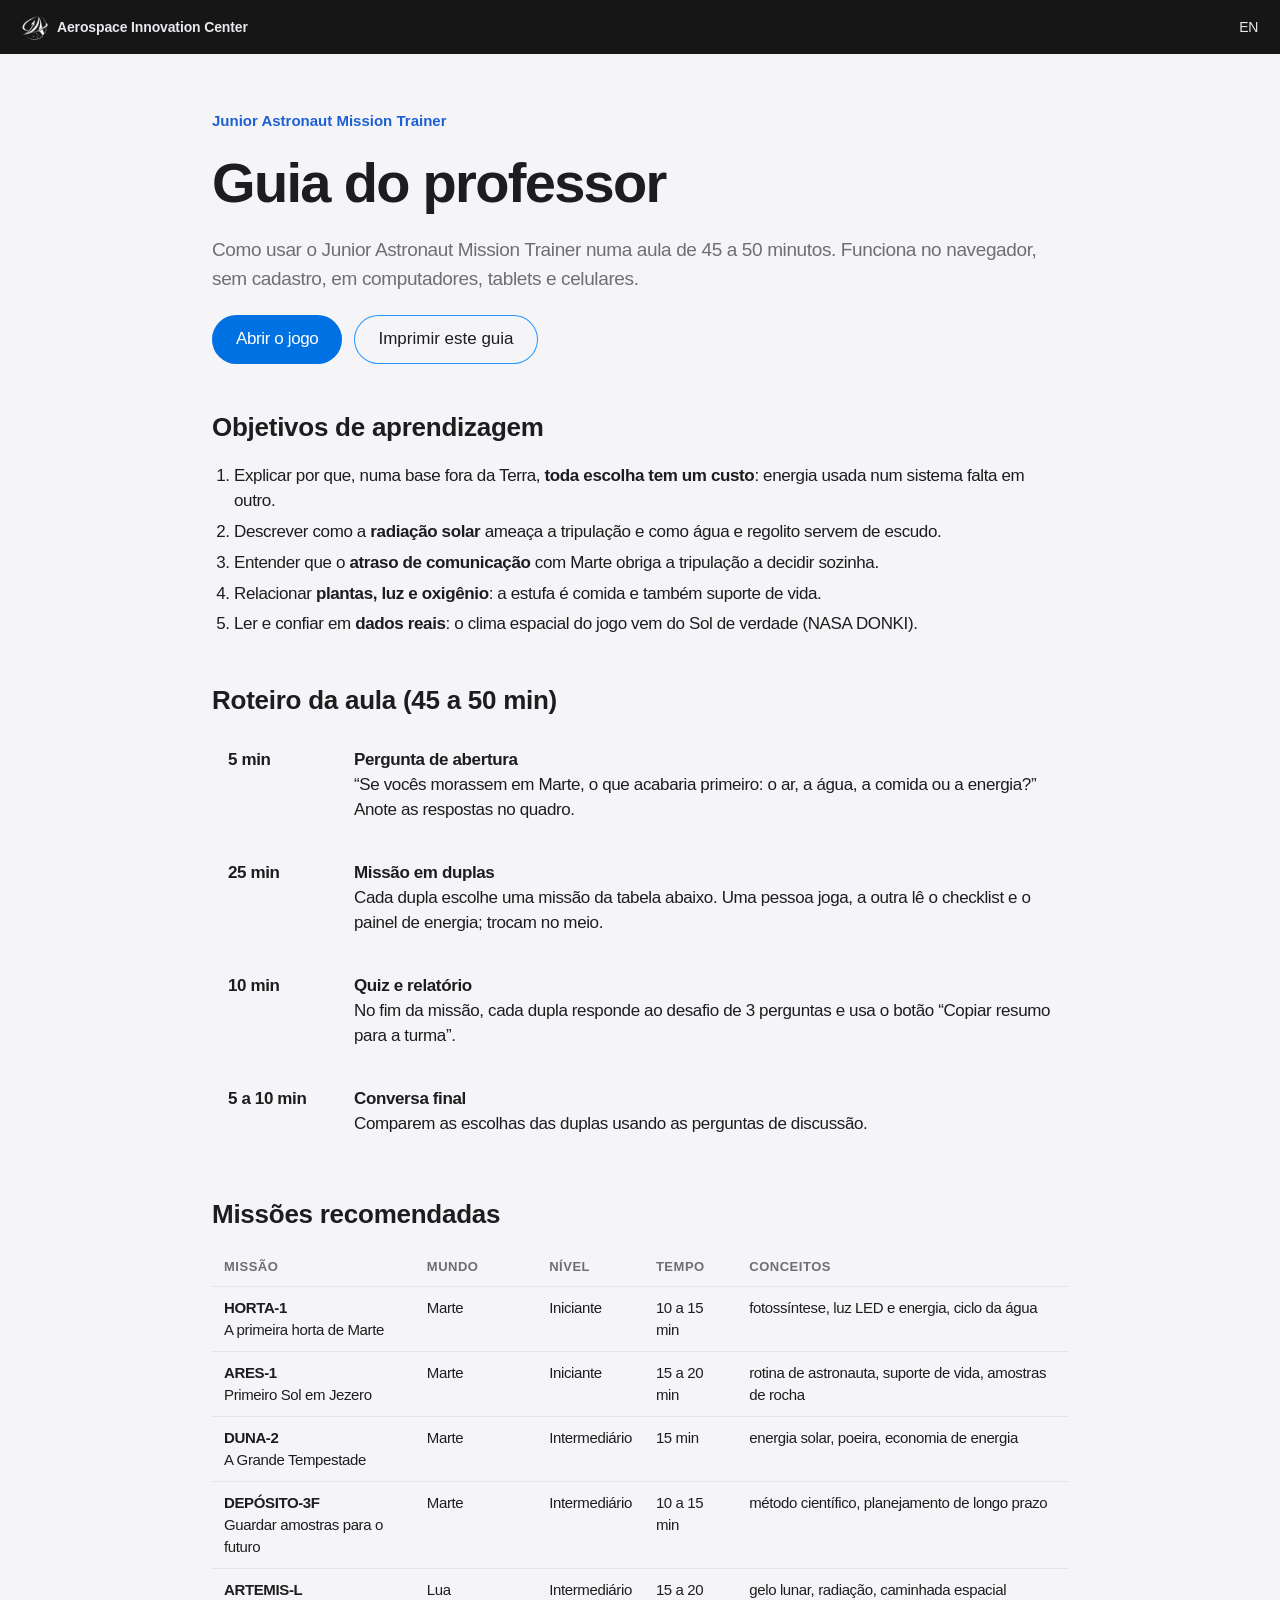
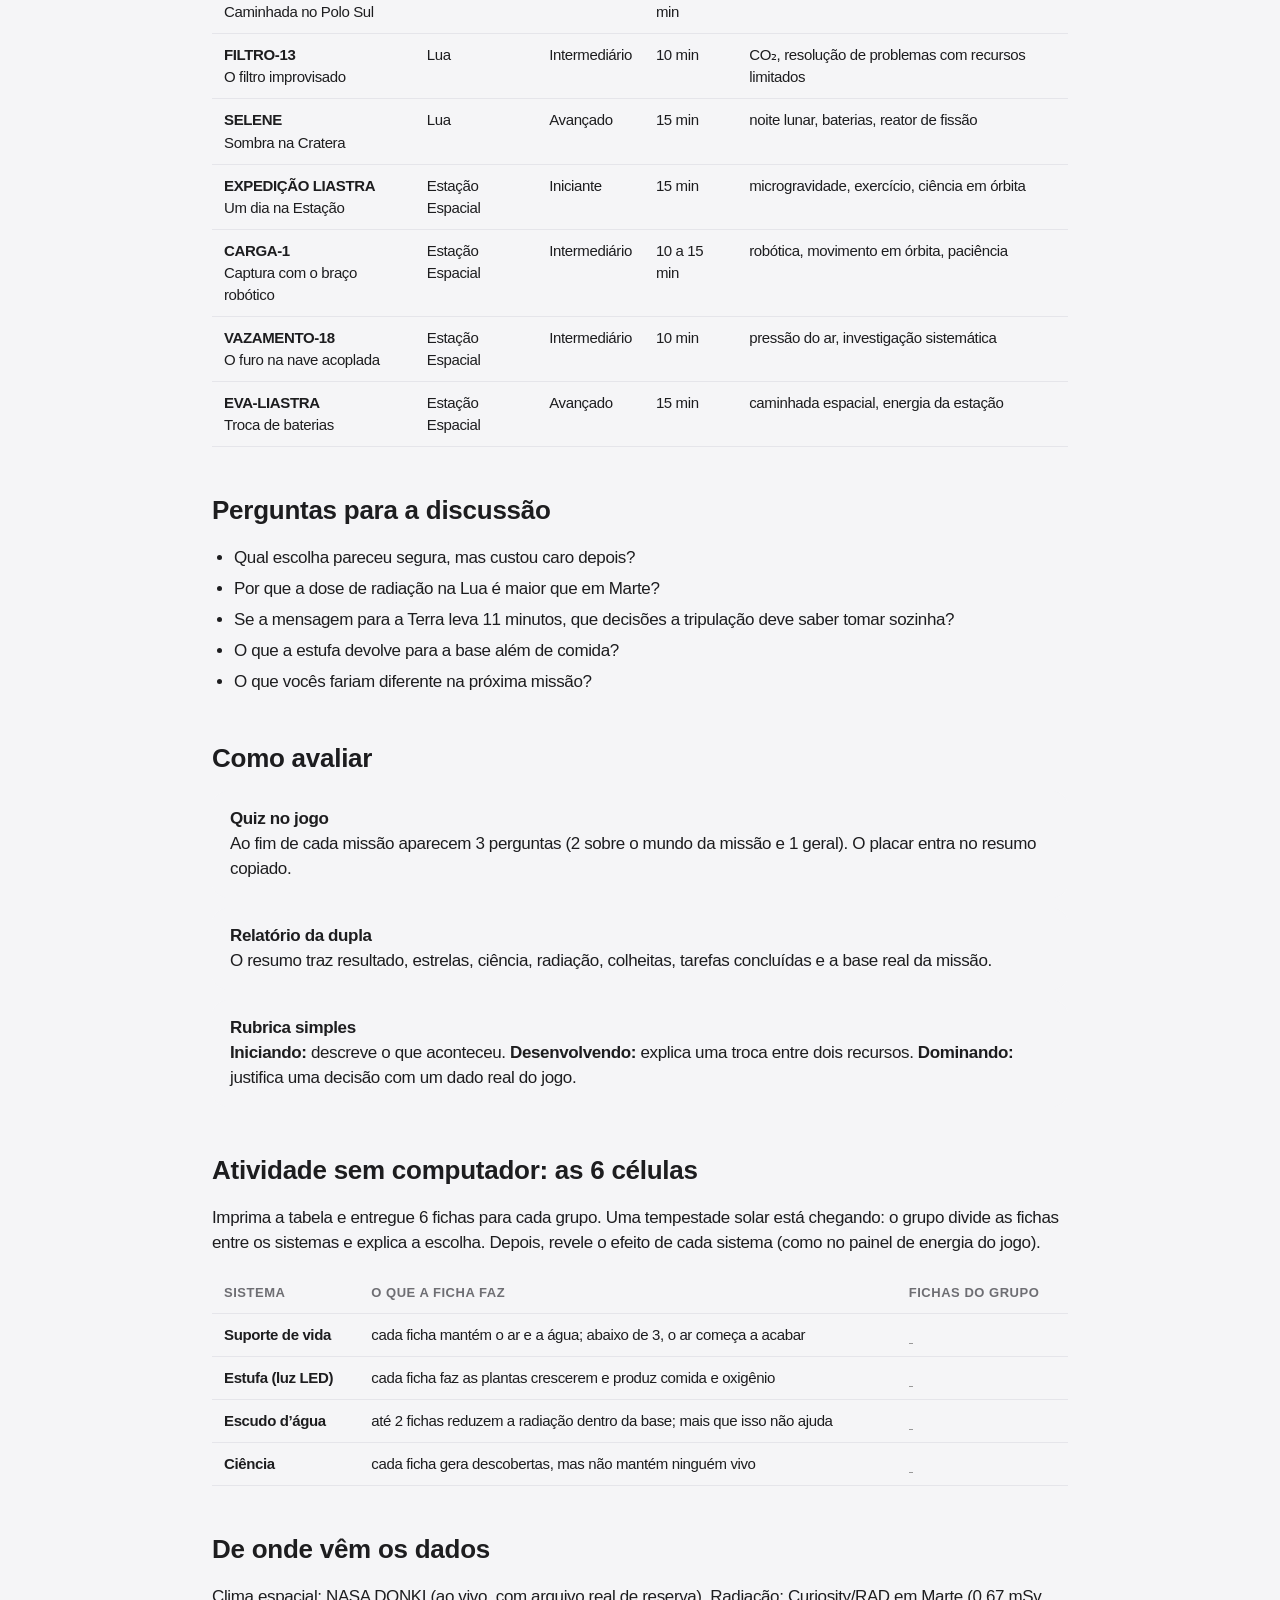
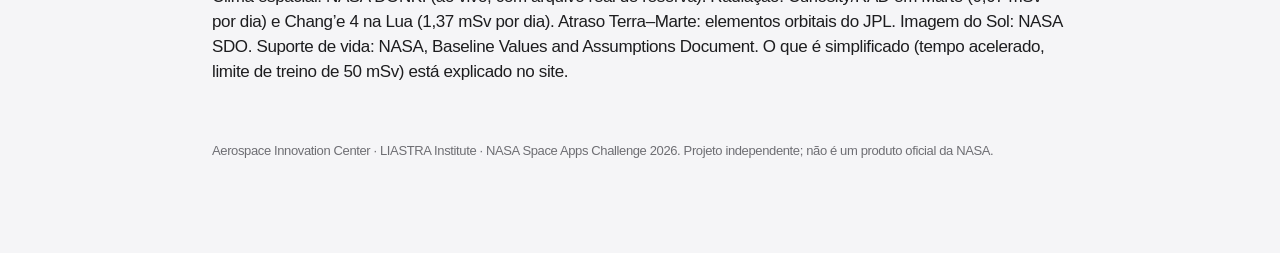
<file: teacher.html>
<!doctype html>
<html lang="pt-BR">
<head>
<meta charset="utf-8">
<meta name="viewport" content="width=device-width, initial-scale=1">
<title>Guia do professor · Aerospace Innovation Center</title>
<meta name="description" content="Como usar o Junior Astronaut Mission Trainer numa aula de 45 a 50 minutos. Funciona no navegador, sem cadastro, em computadores, tablets e celulares.">
<link rel="icon" type="image/png" href="assets/aic-emblem.png">
<link rel="stylesheet" href="css/styles.css?v=37">
<style>
.tg{max-width:900px;margin:0 auto;padding:56px 22px 80px}
.tg h1{font-family:var(--f-display);font-size:clamp(36px,6vw,56px);letter-spacing:-.03em;margin:0 0 12px}
.tg .lead{font-size:19px;color:var(--gray);margin:0 0 22px}
.tg h2{font-family:var(--f-display);font-size:26px;margin:44px 0 14px;letter-spacing:-.01em}
.tg ol,.tg ul{padding-left:22px}.tg li{margin:6px 0}
.tg-actions{display:flex;gap:12px;flex-wrap:wrap}
.tg table{width:100%;border-collapse:collapse;font-size:15px}
.tg th,.tg td{text-align:left;padding:10px 12px;border-bottom:1px solid #e5e5ea;vertical-align:top}
.tg th{font-size:13px;text-transform:uppercase;letter-spacing:.04em;color:var(--gray)}
.tg .plan{display:grid;gap:10px}
.tg .plan div{display:grid;grid-template-columns:110px 1fr;gap:16px;padding:14px 16px;background:var(--light);border-radius:16px}
.tg .plan b{display:block}
.tg .card{padding:16px 18px;background:var(--light);border-radius:16px;margin:10px 0}
.tg .blank{min-width:120px;border-bottom:1px solid #999}
.tg-foot{margin-top:56px;font-size:13px;color:var(--gray)}
.tg-top{display:flex;align-items:center;justify-content:space-between;padding:14px 22px;background:#161617;color:#e8e8ed}
.tg-top a{color:#e8e8ed;text-decoration:none;font-size:14px}
.tg-top .brand{display:inline-flex;gap:9px;align-items:center;font-weight:600}
@media print{.tg-top,.tg-actions{display:none}.tg{padding:0}.tg .plan div,.tg .card{background:none;border:1px solid #ddd}body{background:#fff}}
@media (max-width:640px){.tg .plan div{grid-template-columns:1fr;gap:4px}.tg table{font-size:13.5px}}
</style>
</head>
<body>
<header class="tg-top"><a class="brand" href="index.html"><img src="assets/aic-emblem-white.png" alt="" width="26" height="26">Aerospace Innovation Center</a><a href="teacher-en.html" hreflang="en">EN</a></header>
<main class="tg">
  <p class="eyebrow-c" style="text-align:left">Junior Astronaut Mission Trainer</p>
  <h1>Guia do professor</h1>
  <p class="lead">Como usar o Junior Astronaut Mission Trainer numa aula de 45 a 50 minutos. Funciona no navegador, sem cadastro, em computadores, tablets e celulares.</p>
  <div class="tg-actions"><a class="btn btn-blue" href="index.html#jogar">Abrir o jogo</a><button class="btn btn-ghost-light" style="color:#1d1d1f;border-color:#1d1d1f" onclick="window.print()">Imprimir este guia</button></div>

  <h2>Objetivos de aprendizagem</h2><ol><li>Explicar por que, numa base fora da Terra, <b>toda escolha tem um custo</b>: energia usada num sistema falta em outro.</li><li>Descrever como a <b>radiação solar</b> ameaça a tripulação e como água e regolito servem de escudo.</li><li>Entender que o <b>atraso de comunicação</b> com Marte obriga a tripulação a decidir sozinha.</li><li>Relacionar <b>plantas, luz e oxigênio</b>: a estufa é comida e também suporte de vida.</li><li>Ler e confiar em <b>dados reais</b>: o clima espacial do jogo vem do Sol de verdade (NASA DONKI).</li></ol>
  <h2>Roteiro da aula (45 a 50 min)</h2><div class="plan"><div><span><b>5 min</b></span><span><b>Pergunta de abertura</b>“Se vocês morassem em Marte, o que acabaria primeiro: o ar, a água, a comida ou a energia?” Anote as respostas no quadro.</span></div><div><span><b>25 min</b></span><span><b>Missão em duplas</b>Cada dupla escolhe uma missão da tabela abaixo. Uma pessoa joga, a outra lê o checklist e o painel de energia; trocam no meio.</span></div><div><span><b>10 min</b></span><span><b>Quiz e relatório</b>No fim da missão, cada dupla responde ao desafio de 3 perguntas e usa o botão “Copiar resumo para a turma”.</span></div><div><span><b>5 a 10 min</b></span><span><b>Conversa final</b>Comparem as escolhas das duplas usando as perguntas de discussão.</span></div></div>
  <h2>Missões recomendadas</h2><table><thead><tr><th>Missão</th><th>Mundo</th><th>Nível</th><th>Tempo</th><th>Conceitos</th></tr></thead><tbody><tr><td><b>HORTA-1</b><br>A primeira horta de Marte</td><td>Marte</td><td>Iniciante</td><td>10 a 15 min</td><td>fotossíntese, luz LED e energia, ciclo da água</td></tr><tr><td><b>ARES-1</b><br>Primeiro Sol em Jezero</td><td>Marte</td><td>Iniciante</td><td>15 a 20 min</td><td>rotina de astronauta, suporte de vida, amostras de rocha</td></tr><tr><td><b>DUNA-2</b><br>A Grande Tempestade</td><td>Marte</td><td>Intermediário</td><td>15 min</td><td>energia solar, poeira, economia de energia</td></tr><tr><td><b>DEPÓSITO-3F</b><br>Guardar amostras para o futuro</td><td>Marte</td><td>Intermediário</td><td>10 a 15 min</td><td>método científico, planejamento de longo prazo</td></tr><tr><td><b>ARTEMIS-L</b><br>Caminhada no Polo Sul</td><td>Lua</td><td>Intermediário</td><td>15 a 20 min</td><td>gelo lunar, radiação, caminhada espacial</td></tr><tr><td><b>FILTRO-13</b><br>O filtro improvisado</td><td>Lua</td><td>Intermediário</td><td>10 min</td><td>CO₂, resolução de problemas com recursos limitados</td></tr><tr><td><b>SELENE</b><br>Sombra na Cratera</td><td>Lua</td><td>Avançado</td><td>15 min</td><td>noite lunar, baterias, reator de fissão</td></tr><tr><td><b>EXPEDIÇÃO LIASTRA</b><br>Um dia na Estação</td><td>Estação Espacial</td><td>Iniciante</td><td>15 min</td><td>microgravidade, exercício, ciência em órbita</td></tr><tr><td><b>CARGA-1</b><br>Captura com o braço robótico</td><td>Estação Espacial</td><td>Intermediário</td><td>10 a 15 min</td><td>robótica, movimento em órbita, paciência</td></tr><tr><td><b>VAZAMENTO-18</b><br>O furo na nave acoplada</td><td>Estação Espacial</td><td>Intermediário</td><td>10 min</td><td>pressão do ar, investigação sistemática</td></tr><tr><td><b>EVA-LIASTRA</b><br>Troca de baterias</td><td>Estação Espacial</td><td>Avançado</td><td>15 min</td><td>caminhada espacial, energia da estação</td></tr></tbody></table>
  <h2>Perguntas para a discussão</h2><ul><li>Qual escolha pareceu segura, mas custou caro depois?</li><li>Por que a dose de radiação na Lua é maior que em Marte?</li><li>Se a mensagem para a Terra leva 11 minutos, que decisões a tripulação deve saber tomar sozinha?</li><li>O que a estufa devolve para a base além de comida?</li><li>O que vocês fariam diferente na próxima missão?</li></ul>
  <h2>Como avaliar</h2><div class="card"><b>Quiz no jogo</b><br>Ao fim de cada missão aparecem 3 perguntas (2 sobre o mundo da missão e 1 geral). O placar entra no resumo copiado.</div><div class="card"><b>Relatório da dupla</b><br>O resumo traz resultado, estrelas, ciência, radiação, colheitas, tarefas concluídas e a base real da missão.</div><div class="card"><b>Rubrica simples</b><br><b>Iniciando:</b> descreve o que aconteceu. <b>Desenvolvendo:</b> explica uma troca entre dois recursos. <b>Dominando:</b> justifica uma decisão com um dado real do jogo.</div>
  <h2>Atividade sem computador: as 6 células</h2><p>Imprima a tabela e entregue 6 fichas para cada grupo. Uma tempestade solar está chegando: o grupo divide as fichas entre os sistemas e explica a escolha. Depois, revele o efeito de cada sistema (como no painel de energia do jogo).</p><table><thead><tr><th>Sistema</th><th>O que a ficha faz</th><th>Fichas do grupo</th></tr></thead><tbody><tr><td><b>Suporte de vida</b></td><td>cada ficha mantém o ar e a água; abaixo de 3, o ar começa a acabar</td><td><span class="blank">&nbsp;</span></td></tr><tr><td><b>Estufa (luz LED)</b></td><td>cada ficha faz as plantas crescerem e produz comida e oxigênio</td><td><span class="blank">&nbsp;</span></td></tr><tr><td><b>Escudo d’água</b></td><td>até 2 fichas reduzem a radiação dentro da base; mais que isso não ajuda</td><td><span class="blank">&nbsp;</span></td></tr><tr><td><b>Ciência</b></td><td>cada ficha gera descobertas, mas não mantém ninguém vivo</td><td><span class="blank">&nbsp;</span></td></tr></tbody></table>
  <h2>De onde vêm os dados</h2><p>Clima espacial: NASA DONKI (ao vivo, com arquivo real de reserva). Radiação: Curiosity/RAD em Marte (0,67 mSv por dia) e Chang’e 4 na Lua (1,37 mSv por dia). Atraso Terra–Marte: elementos orbitais do JPL. Imagem do Sol: NASA SDO. Suporte de vida: NASA, Baseline Values and Assumptions Document. O que é simplificado (tempo acelerado, limite de treino de 50 mSv) está explicado no site.</p>
  <p class="tg-foot">Aerospace Innovation Center · LIASTRA Institute · NASA Space Apps Challenge 2026. Projeto independente; não é um produto oficial da NASA.</p>
</main>
</body>
</html>
</file>
<file: css/styles.css>
/* Layout: faixas alternadas preto / cinza-claro / branco (estilo apple.com),
   tipografia grande e justa, um único acento quente (Marte) e azul só nos botões.
   Visual fixo e deliberado: não muda com o tema do sistema. */
:root {
  --black: #000;
  --ink: #1d1d1f;
  --gray: #6e6e73;
  --gray-2: #86868b;
  --light: #f5f5f7;
  --white: #fff;
  --line: #d2d2d7;
  --blue: #0071e3;
  --blue-h: #0077ed;
  --blue-dark: #2997ff;
  --mars: #ff6b35;
  --amber: #ffb340;
  --dim: #a1a1a6;

  --g-bg: #07090d;
  --g-card: #11151c;
  --g-card-2: #171c25;
  --g-line: rgba(255, 255, 255, .09);
  --g-text: #f5f5f7;
  --g-dim: #a1a1a6;
  --up: #46d483;
  --down: #ff6b6b;

  --f-display: -apple-system, BlinkMacSystemFont, "SF Pro Display", "Inter", "Segoe UI", Roboto, Helvetica, Arial, sans-serif;
  --f-text: -apple-system, BlinkMacSystemFont, "SF Pro Text", "Inter", "Segoe UI", Roboto, Helvetica, Arial, sans-serif;
  --f-mono: "JetBrains Mono", "SF Mono", ui-monospace, Menlo, Consolas, monospace;

  --r-lg: 28px;
  --r-md: 18px;
  --r-sm: 12px;
  color-scheme: light;
}

*, *::before, *::after { box-sizing: border-box; }
[hidden] { display: none !important; }
html { scroll-behavior: smooth; -webkit-text-size-adjust: 100%; }
@media (prefers-reduced-motion: reduce) { html { scroll-behavior: auto; } *, *::before, *::after { animation: none !important; transition: none !important; } }
body {
  margin: 0;
  background: var(--light);
  color: var(--ink);
  font-family: var(--f-text);
  font-size: 17px;
  line-height: 1.47;
  letter-spacing: -0.022em;
  -webkit-font-smoothing: antialiased;
}
body::before { content: ""; position: fixed; inset: 0 0 auto; height: env(safe-area-inset-top, 0px); z-index: 60; background: rgba(22, 22, 23, .86); }
html.game-open, html.game-open body { overflow: hidden; }
img, canvas, svg { max-width: 100%; }
a { color: inherit; }
button { font: inherit; color: inherit; }
:focus-visible { outline: 3px solid var(--blue-dark); outline-offset: 3px; border-radius: 6px; }
.mono { font-family: var(--f-mono); font-variant-numeric: tabular-nums; letter-spacing: -0.02em; }
.center { text-align: center; }
.muted { color: var(--gray-2); }

.wrap {
  max-width: 1080px;
  margin: 0 auto;
  padding-left: max(22px, env(safe-area-inset-left, 0px));
  padding-right: max(22px, env(safe-area-inset-right, 0px));
}
.wrap.narrow, .narrow { max-width: 760px; margin-left: auto; margin-right: auto; }

/* ---------- Navegação ---------- */
.nav {
  position: sticky; top: env(safe-area-inset-top, 0px); z-index: 50;
  background: rgba(22, 22, 23, .8);
  -webkit-backdrop-filter: saturate(180%) blur(20px); backdrop-filter: saturate(180%) blur(20px);
  color: #e8e8ed;
  transition: box-shadow .3s;
}
.nav.is-scrolled { box-shadow: 0 1px 0 rgba(255, 255, 255, .08); }
.nav-in {
  max-width: 1080px; margin: 0 auto; height: 48px;
  display: flex; align-items: center; gap: 28px;
  padding-left: max(22px, env(safe-area-inset-left, 0px)); padding-right: max(22px, env(safe-area-inset-right, 0px));
}
.brand { display: inline-flex; align-items: center; gap: 9px; font-weight: 600; font-size: 15px; text-decoration: none; letter-spacing: -0.01em; }
.logo-dot { width: 14px; height: 14px; border-radius: 50%; background: radial-gradient(circle at 35% 30%, #ffc49a, var(--mars) 55%, #8a2c0e); box-shadow: 0 0 12px rgba(255, 107, 53, .55); flex: none; }
.nav-links { display: flex; gap: 26px; margin-left: auto; font-size: 12.5px; }
.nav-links a { text-decoration: none; opacity: .82; transition: opacity .2s; }
.nav-links a:hover { opacity: 1; }
.nav-lang { margin: 0 -12px 0 0; font-size: 12px; font-weight: 600; letter-spacing: .04em; color: inherit; opacity: .8; text-decoration: none; border: 1px solid currentColor; border-radius: 6px; padding: 2px 7px; }
.nav-lang:hover { opacity: 1; }
.nav-cta { border: 0; background: var(--blue); color: #fff; font-size: 12.5px; font-weight: 500; padding: 5px 14px; border-radius: 980px; cursor: pointer; }
.nav-cta:hover { background: var(--blue-h); }
@media (max-width: 760px) { .nav-links { display: none; } .nav-lang { margin-left: auto; } }

/* ---------- Faixas ---------- */
.band-dark { background: var(--black); color: #f5f5f7; }
.band-light { background: var(--light); }
.band-white { background: var(--white); }
main > section { padding-block: 104px; }
@media (max-width: 760px) { main > section { padding-block: 72px; } }

/* ---------- Tipografia ---------- */
.display { font-family: var(--f-display); font-size: clamp(44px, 8.4vw, 96px); line-height: 1.02; font-weight: 700; letter-spacing: -0.045em; margin: 0; text-wrap: balance; }
.display-sm { font-family: var(--f-display); font-size: clamp(36px, 6vw, 64px); line-height: 1.06; font-weight: 700; letter-spacing: -0.04em; margin: 0 0 32px; text-wrap: balance; }
.headline { font-family: var(--f-display); font-size: clamp(34px, 5.6vw, 64px); line-height: 1.06; font-weight: 700; letter-spacing: -0.04em; margin: 0 0 22px; text-align: center; text-wrap: balance; }
.headline-sm { font-family: var(--f-display); font-size: clamp(30px, 4.4vw, 48px); line-height: 1.08; font-weight: 700; letter-spacing: -0.035em; margin: 0 0 48px; text-wrap: balance; }
.body-lg { font-size: clamp(19px, 2vw, 22px); line-height: 1.45; color: var(--gray); margin: 0 auto 0; letter-spacing: -0.02em; }
.dim { color: var(--dim); }
.eyebrow-c { text-align: center; font-size: 15px; font-weight: 600; color: var(--mars); margin: 0 0 10px; letter-spacing: 0; }
.eyebrow-c.dark { color: var(--amber); }
.footnote { font-size: 14px; color: var(--gray); margin: 40px auto 0; max-width: 640px; }
.grad { background: linear-gradient(92deg, #ffb36b 0%, var(--mars) 45%, #ff3d5a 100%); -webkit-background-clip: text; background-clip: text; color: transparent; }

/* ---------- Botões ---------- */
.btn { display: inline-flex; align-items: center; justify-content: center; border: 0; cursor: pointer; border-radius: 980px; font-size: 17px; font-weight: 500; padding: 12px 24px; text-decoration: none; transition: background .2s, transform .15s; min-height: 44px; }
.btn:active { transform: scale(.98); }
.btn-blue { background: var(--blue); color: #fff; }
.btn-blue:hover { background: var(--blue-h); }
.btn-sm { font-size: 14px; padding: 8px 16px; min-height: 36px; }
.btn-ghost-light { background: transparent; color: var(--blue-dark); box-shadow: inset 0 0 0 1px var(--blue-dark); }
.btn-ghost-light:hover { background: rgba(41, 151, 255, .1); }
.link-more { color: var(--blue-dark); font-size: 19px; text-decoration: none; display: inline-flex; align-items: center; gap: 4px; }
.link-more::after { content: "›"; font-size: 1.15em; line-height: 1; transform: translateY(-1px); }
.link-more:hover { text-decoration: underline; }

/* ---------- Hero ---------- */
main > .hero { position: relative; overflow: hidden; padding-block: 88px 64px; text-align: center; }
.hero::before { content: ""; position: absolute; inset: 0; background: radial-gradient(1200px 520px at 50% 110%, rgba(255, 107, 53, .22), transparent 60%); pointer-events: none; }
.hero-in { position: relative; z-index: 2; }
.kicker { font-size: 14px; font-weight: 600; color: var(--amber); margin: 0 0 18px; letter-spacing: 0; }
.hero-sub { font-size: clamp(16px, 1.55vw, 19px); line-height: 1.5; color: #c7c7cc; max-width: 580px; margin: 22px auto 0; letter-spacing: -0.01em; text-wrap: pretty; }
.hero-ctas { display: flex; gap: 22px; align-items: center; justify-content: center; flex-wrap: wrap; margin-top: 34px; }
.hero-small { color: var(--gray-2); font-size: 14px; margin: 18px 0 0; }
.hero-planet { position: relative; z-index: 1; display: grid; place-items: center; margin: 40px auto -12px; width: min(560px, 86vw); aspect-ratio: 1; max-width: 100%; }
.hero-planet canvas { width: 100%; height: 100%; border-radius: 50%; filter: drop-shadow(0 0 70px rgba(255, 107, 53, .28)); }
.hero-stats { position: relative; z-index: 2; display: grid; grid-template-columns: repeat(3, 1fr); gap: 1px; margin: 40px 0 0; background: rgba(255, 255, 255, .1); border-radius: var(--r-md); overflow: hidden; text-align: left; }
.hero-stats div { background: #0d0d0f; padding: 22px 24px; min-width: 0; }
.hero-stats dt { font-size: 13px; color: var(--gray-2); margin-bottom: 6px; }
.hero-stats dd { margin: 0; font-size: 17px; color: #f5f5f7; }
.hero-stats .mono { font-size: 30px; font-weight: 500; margin-right: 4px; color: #fff; }
@media (max-width: 760px) { .hero-stats { grid-template-columns: 1fr; } }

/* ---------- Statement + trade-off ---------- */
.statement .body-lg { margin-bottom: 56px; }
.tradeoff { background: var(--white); border-radius: var(--r-lg); padding: clamp(24px, 4vw, 48px); display: grid; grid-template-columns: 1.1fr 1fr; gap: 36px 48px; align-items: center; box-shadow: 0 2px 30px rgba(0, 0, 0, .04); }
.to-head { grid-column: 1 / -1; }
.to-k { font-size: 13px; font-weight: 600; color: var(--mars); margin: 0 0 6px; letter-spacing: .02em; text-transform: uppercase; }
.to-q { font-family: var(--f-display); font-size: clamp(22px, 2.6vw, 28px); line-height: 1.2; font-weight: 600; margin: 0; letter-spacing: -0.03em; }
.to-slider label { display: flex; justify-content: space-between; font-size: 14px; font-weight: 600; color: var(--gray); margin-bottom: 12px; }
.to-slider label span:first-child { color: #1f9d55; }
.to-slider label span:last-child { color: #c98a00; }
#to-range { width: 100%; accent-color: var(--blue); height: 32px; }
.to-cells { display: grid; grid-template-columns: repeat(6, 1fr); gap: 8px; margin-top: 14px; }
.to-cells i { height: 34px; border-radius: 9px; transition: background .25s; }
.to-cells i.g { background: linear-gradient(180deg, #6ee39b, #2fb36a); }
.to-cells i.s { background: linear-gradient(180deg, #ffd978, #f2b01e); }
.to-out { display: grid; grid-template-columns: 1fr 1fr; gap: 14px; min-width: 0; }
.to-res { background: var(--light); border-radius: var(--r-md); padding: 18px 20px; }
.to-n { display: block; font-family: var(--f-mono); font-size: 30px; font-weight: 500; letter-spacing: -0.03em; font-variant-numeric: tabular-nums; }
.to-l { font-size: 14px; color: var(--gray); }
.to-say { grid-column: 1 / -1; margin: 4px 0 0; font-size: 17px; color: var(--ink); min-height: 3em; }
@media (max-width: 820px) { .tradeoff { grid-template-columns: 1fr; } }

/* ---------- Bento ---------- */
main > .bento-sec { padding-top: 0; }
.bento { display: grid; grid-template-columns: repeat(6, 1fr); gap: 20px; }
.tile { border-radius: var(--r-lg); padding: 34px 32px; background: var(--white); min-width: 0; overflow: hidden; position: relative; transition: transform .6s cubic-bezier(.2, .7, .2, 1); }
.tile h3 { font-family: var(--f-display); font-size: 26px; line-height: 1.15; letter-spacing: -0.03em; margin: 0 0 10px; font-weight: 700; text-wrap: balance; }
.tile p { margin: 0; color: var(--gray); font-size: 16px; }
.t-k { font-size: 13px !important; font-weight: 600; text-transform: uppercase; letter-spacing: .04em; margin: 0 0 14px !important; }
.t-energy { grid-column: span 4; background: #0b0b0d; color: #f5f5f7; }
.t-energy p { color: var(--dim); max-width: 460px; }
.t-energy .t-k { color: var(--amber) !important; }
.cell-row { display: grid; grid-template-columns: repeat(9, 1fr); gap: 8px; margin-top: 30px; max-width: 520px; }
.cell-row i { height: 46px; border-radius: 10px; background: linear-gradient(180deg, #ffe07a, #f5a623); box-shadow: 0 0 20px rgba(255, 196, 64, .25); animation: cellpulse 3.2s ease-in-out infinite; }
.cell-row i:nth-child(n+7) { background: #2a2a2e; box-shadow: none; animation: none; }
.cell-row i:nth-child(2) { animation-delay: .2s; } .cell-row i:nth-child(3) { animation-delay: .4s; } .cell-row i:nth-child(4) { animation-delay: .6s; } .cell-row i:nth-child(5) { animation-delay: .8s; } .cell-row i:nth-child(6) { animation-delay: 1s; }
@keyframes cellpulse { 50% { filter: brightness(1.18); } }
.t-air { grid-column: span 2; background: linear-gradient(160deg, #e6f6ff, #fff 70%); }
.t-air .t-k { color: #0a84c6; }
.t-food { grid-column: span 2; background: linear-gradient(160deg, #e8fbef, #fff 70%); }
.t-food .t-k { color: #1f9d55; }
.t-rad { grid-column: span 4; background: radial-gradient(600px 300px at 90% 0%, rgba(255, 179, 64, .35), transparent 60%), #120c05; color: #f5f5f7; }
.t-rad p { color: #cfc3b4; max-width: 520px; }
.t-rad .t-k { color: var(--amber); }
.t-delay { grid-column: span 3; }
.t-delay .t-k { color: var(--mars); }
.t-big { font-family: var(--f-display); font-size: 84px !important; line-height: 1 !important; color: var(--ink) !important; font-weight: 700; letter-spacing: -0.05em; margin: 0 0 14px !important; }
.t-big small { font-size: 28px; margin-left: 6px; color: var(--gray); letter-spacing: -0.02em; }
.t-cards { grid-column: span 3; }
.t-cards .t-k { color: #7d5cf0; }
@media (max-width: 900px) { .bento { grid-template-columns: 1fr 1fr; } .t-energy, .t-rad, .t-delay, .t-cards { grid-column: span 2; } .t-air, .t-food { grid-column: span 1; } }
@media (max-width: 560px) { .bento { grid-template-columns: 1fr; } .tile { grid-column: auto !important; padding: 28px 24px; } }

/* ---------- Como funciona ---------- */
.steps { list-style: none; margin: 56px 0 0; padding: 0; display: grid; grid-template-columns: repeat(4, 1fr); gap: 20px; }
.step { background: var(--light); border-radius: var(--r-lg); padding: 28px 24px; display: flex; flex-direction: column; gap: 10px; min-width: 0; transition: transform .6s cubic-bezier(.2, .7, .2, 1); }
.step-n { width: 32px; height: 32px; border-radius: 50%; background: var(--ink); color: #fff; display: grid; place-items: center; font-weight: 600; font-size: 15px; }
.step h3 { font-family: var(--f-display); font-size: 22px; letter-spacing: -0.03em; margin: 6px 0 0; }
.step p { margin: 0; color: var(--gray); font-size: 15.5px; flex: 1; }
.mini { margin-top: 12px; background: #0e1117; color: #e8e8ed; border-radius: 14px; padding: 14px; font-size: 13px; display: grid; gap: 6px; }
.mini-fc { grid-template-columns: 1fr auto; }
.mini-fc span { color: var(--g-dim); }
.mini-fc b { font-family: var(--f-mono); font-weight: 500; }
.mini-fc .warn { color: var(--amber); }
.mini-plan span { position: relative; padding-left: 0; color: var(--g-dim); }
.mini-plan span::after { content: ""; display: block; height: 6px; border-radius: 3px; margin-top: 3px; width: var(--w); background: var(--c); }
.mini-ev b { font-size: 14px; }
.mini-ev span { display: inline-block; width: fit-content; padding: 3px 9px; border-radius: 99px; font-size: 12px; }
.c-d { background: rgba(255, 107, 107, .15); color: #ff9b9b; }
.c-w { background: rgba(179, 146, 255, .15); color: #cdb8ff; }
.mini-fact b { color: var(--amber); font-size: 12px; text-transform: uppercase; letter-spacing: .05em; }
.mini-fact span { color: #cfd3da; }
@media (max-width: 960px) { .steps { grid-template-columns: 1fr 1fr; } }
@media (max-width: 560px) { .steps { grid-template-columns: 1fr; } }

/* ---------- Lua x Marte ---------- */
.compare { display: grid; grid-template-columns: repeat(3, 1fr); gap: 20px; margin-top: 56px; }
.orbit-icon { background: radial-gradient(circle at 30% 28%, #bfe3ff, #3d8be0 30%, #1d4f9a 60%, #0b1f44); box-shadow: 0 0 40px rgba(76, 195, 255, .3); }
.cmp-col { background: var(--white); border-radius: var(--r-lg); padding: 40px 32px 28px; text-align: center; min-width: 0; transition: transform .6s cubic-bezier(.2, .7, .2, 1); }
.mini-planet { width: 150px; height: 150px; border-radius: 50%; display: block; margin: 0 auto 22px; }
.cmp-col h3 { font-family: var(--f-display); font-size: 36px; letter-spacing: -0.04em; margin: 0; }
.cmp-place { color: var(--gray); margin: 4px 0 20px; font-size: 15px; }
.cmp-col dl { margin: 28px 0 0; text-align: left; }
.cmp-col dl div { display: grid; grid-template-columns: 1fr 1.2fr; gap: 12px; padding: 14px 0; border-top: 1px solid var(--line); }
.cmp-col dt { color: var(--gray); font-size: 14px; }
.cmp-col dd { margin: 0; font-size: 15px; font-weight: 500; }
@media (max-width: 900px) { .compare { grid-template-columns: 1fr; max-width: 520px; margin-left: auto; margin-right: auto; } }

/* ---------- Dados ---------- */
.data-sec .headline { color: #f5f5f7; }
.sw-card { margin-top: 56px; background: #0d0f14; border: 1px solid rgba(255, 255, 255, .08); border-radius: var(--r-lg); padding: clamp(20px, 3vw, 34px); }
.sw-head { display: flex; justify-content: space-between; align-items: center; gap: 12px 24px; flex-wrap: wrap; margin-bottom: 22px; }
.sw-status { display: inline-flex; align-items: center; gap: 8px; font-size: 14px; font-weight: 600; color: #e8e8ed; background: rgba(255, 255, 255, .07); padding: 6px 12px; border-radius: 99px; }
.sw-status.is-live { color: #b8f5cf; }
.live-dot { width: 8px; height: 8px; border-radius: 50%; background: #34d27b; box-shadow: 0 0 0 0 rgba(52, 210, 123, .6); animation: live 1.8s infinite; display: inline-block; }
@keyframes live { 70% { box-shadow: 0 0 0 8px rgba(52, 210, 123, 0); } 100% { box-shadow: 0 0 0 0 rgba(52, 210, 123, 0); } }
.sw-legend { display: flex; gap: 6px 14px; flex-wrap: wrap; align-items: center; font-size: 12.5px; color: var(--dim); }
.sw-legend i { width: 10px; height: 10px; border-radius: 3px; display: inline-block; margin-right: -8px; }
.lg-low, .r-baixo i { background: #3a7bd5; }
.lg-mid, .r-medio i { background: #ffb340; }
.lg-high, .r-alto i { background: #ff5a4f; }
.sw-chart { position: relative; height: 220px; display: grid; grid-template-columns: 44px 1fr; grid-template-rows: 1fr auto; column-gap: 8px; }
.sw-y { position: relative; grid-row: 1; }
.sw-y span { position: absolute; right: 0; transform: translateY(50%); font-family: var(--f-mono); font-size: 11px; color: #7c7c84; }
.sw-bars { position: relative; display: flex; align-items: flex-end; gap: 3px; border-bottom: 1px solid rgba(255, 255, 255, .15); min-width: 0; }
.sw-grid { position: absolute; left: 0; right: 0; height: 0; border-top: 1px dashed rgba(255, 255, 255, .09); }
.sw-bar { flex: 1; height: 100%; display: flex; align-items: flex-end; min-width: 0; }
.sw-bar i { display: block; width: 100%; border-radius: 3px 3px 0 0; transition: filter .2s; }
.sw-bar:hover i { filter: brightness(1.3); }
.sw-x { grid-column: 2; display: flex; justify-content: space-between; font-family: var(--f-mono); font-size: 11px; color: #7c7c84; padding-top: 8px; }
.sw-foot { display: grid; grid-template-columns: repeat(3, 1fr); gap: 16px; margin-top: 26px; padding-top: 22px; border-top: 1px solid rgba(255, 255, 255, .08); }
.sw-foot div { display: flex; flex-direction: column; color: var(--dim); font-size: 13.5px; min-width: 0; }
.sw-n { font-size: 30px; color: #fff; font-weight: 500; }
@media (max-width: 560px) { .sw-foot { grid-template-columns: 1fr; } .sw-chart { height: 180px; } }
.sources { display: grid; grid-template-columns: repeat(3, 1fr); gap: 20px; margin-top: 20px; }
.sources article { background: #0d0f14; border: 1px solid rgba(255, 255, 255, .08); border-radius: var(--r-md); padding: 24px; min-width: 0; transition: transform .6s cubic-bezier(.2, .7, .2, 1); }
.sources h3 { font-size: 17px; margin: 0 0 8px; letter-spacing: -0.02em; color: #fff; }
.sources p { margin: 0 0 12px; color: var(--dim); font-size: 14.5px; }
.sources a { color: var(--blue-dark); font-size: 14px; text-decoration: none; word-break: break-word; }
.sources a:hover { text-decoration: underline; }
@media (max-width: 900px) { .sources { grid-template-columns: 1fr 1fr; } }
@media (max-width: 560px) { .sources { grid-template-columns: 1fr; } }
.key-box { margin-top: 28px; color: var(--dim); font-size: 14.5px; }
.key-box summary { cursor: pointer; color: var(--blue-dark); width: fit-content; }
.key-form { margin-top: 14px; display: grid; gap: 12px; max-width: 640px; }
.key-row { display: flex; gap: 10px; flex-wrap: wrap; }
.key-row input { flex: 1 1 240px; min-width: 0; background: #15181f; border: 1px solid rgba(255, 255, 255, .14); color: #fff; border-radius: 10px; padding: 10px 12px; font-family: var(--f-mono); font-size: 14px; }

/* ---------- Educadores ---------- */
.edu-grid { display: grid; grid-template-columns: repeat(3, 1fr); gap: 20px; margin-top: 56px; }
.edu-grid article { background: var(--light); border-radius: var(--r-lg); padding: 30px 28px; min-width: 0; transition: transform .6s cubic-bezier(.2, .7, .2, 1); }
.edu-grid h3 { font-family: var(--f-display); font-size: 22px; letter-spacing: -0.03em; margin: 0 0 10px; }
.edu-grid p { margin: 0; color: var(--gray); font-size: 16px; }
.discuss { margin-top: 20px; background: var(--ink); color: #f5f5f7; border-radius: var(--r-lg); padding: 32px; }
.discuss h3 { margin: 0 0 16px; font-family: var(--f-display); font-size: 22px; letter-spacing: -0.03em; }
.discuss ul { margin: 0; padding: 0; list-style: none; display: grid; grid-template-columns: 1fr 1fr; gap: 12px 32px; }
.discuss li { padding-left: 22px; position: relative; color: #d2d2d7; }
.discuss li::before { content: "?"; position: absolute; left: 0; color: var(--amber); font-weight: 700; }
@media (max-width: 820px) { .edu-grid { grid-template-columns: 1fr; } .discuss ul { grid-template-columns: 1fr; } }

/* ---------- FAQ ---------- */
.faq details { border-top: 1px solid var(--line); padding: 20px 0; }
.faq details:last-child { border-bottom: 1px solid var(--line); }
.faq summary { cursor: pointer; font-size: 19px; font-weight: 600; list-style: none; display: flex; justify-content: space-between; gap: 16px; letter-spacing: -0.02em; }
.faq summary::-webkit-details-marker { display: none; }
.faq summary::after { content: "+"; font-weight: 400; font-size: 24px; line-height: 1; color: var(--gray); transition: transform .25s; }
.faq details[open] summary::after { transform: rotate(45deg); }
.faq p { color: var(--gray); margin: 12px 0 0; max-width: 680px; }

main > .final { padding-block: 120px; background: radial-gradient(800px 400px at 50% 100%, rgba(255, 107, 53, .25), transparent 70%), var(--black); }

.footer { background: var(--light); color: var(--gray); font-size: 12px; line-height: 1.5; padding-block: 28px 40px; border-top: 1px solid var(--line); }
.footer p { margin: 0 0 8px; max-width: 900px; }

/* entrada suave: só move, nunca esconde */
.rise { transform: translateY(28px); }
.rise.in { transform: none; }

/* =========================================================================
   JOGO
   ========================================================================= */
.game {
  position: fixed; inset: 0; z-index: 100;
  background: radial-gradient(1200px 600px at 20% -10%, #1a1f2b, transparent 60%), var(--g-bg);
  color: var(--g-text);
  overflow: hidden;
  padding: env(safe-area-inset-top, 0px) env(safe-area-inset-right, 0px) env(safe-area-inset-bottom, 0px) env(safe-area-inset-left, 0px);
  font-size: 16px;
  letter-spacing: -0.015em;
  color-scheme: dark;
}
.game svg { display: block; }
.play, .setup { height: 100%; display: flex; flex-direction: column; }
.g-top { display: flex; align-items: center; gap: 16px; height: 56px; padding: 0 max(16px, env(safe-area-inset-left, 0px)); border-bottom: 1px solid var(--g-line); flex: none; }
.g-brand { display: inline-flex; align-items: center; gap: 9px; font-weight: 600; font-size: 15px; }
.g-sol { margin: 0 auto; font-family: var(--f-mono); font-size: 13px; color: var(--g-dim); background: rgba(255, 255, 255, .06); padding: 5px 12px; border-radius: 99px; white-space: nowrap; }
.g-actions { display: flex; gap: 6px; }
.setup .g-top .icon-btn { margin-left: auto; }
.icon-btn { width: 40px; height: 40px; border-radius: 50%; border: 0; background: rgba(255, 255, 255, .07); display: grid; place-items: center; cursor: pointer; color: var(--g-text); }
.icon-btn:hover { background: rgba(255, 255, 255, .14); }
.icon-btn svg { width: 20px; height: 20px; }

.g-main { flex: 1; min-height: 0; display: grid; grid-template-columns: minmax(0, 1.25fr) minmax(340px, 1fr); }
.g-left { display: flex; flex-direction: column; min-height: 0; overflow-y: auto; border-right: 1px solid var(--g-line); }
.scene { position: relative; flex: none; }
.scene-svg { width: 100%; height: auto; aspect-ratio: 800 / 340; }
.scene-tags { position: absolute; left: 14px; top: 14px; display: flex; gap: 6px; flex-wrap: wrap; }
.tag { font-size: 12px; font-weight: 600; padding: 4px 10px; border-radius: 99px; background: rgba(0, 0, 0, .45); -webkit-backdrop-filter: blur(8px); backdrop-filter: blur(8px); color: #fff; }
.tag-dark { background: rgba(10, 14, 30, .75); }
.tag-dust { background: rgba(160, 80, 30, .8); }
.tag-alert { background: #e5484d; animation: blink 1s infinite; }
@keyframes blink { 50% { opacity: .6; } }
.storm line { animation: fall .8s linear infinite; }
@keyframes fall { from { transform: translate(0, 0); } to { transform: translate(-30px, 60px); } }
.pulse { animation: pulse 1.6s ease-in-out infinite; }
@keyframes pulse { 50% { opacity: .2; } }

.hud { padding: 18px max(16px, env(safe-area-inset-left, 0px)) 22px; display: grid; grid-template-columns: 1fr 1fr; gap: 12px; }
.meter { background: var(--g-card); border: 1px solid var(--g-line); border-radius: 14px; padding: 12px 14px; min-width: 0; }
.meter-top { display: flex; justify-content: space-between; align-items: center; flex-wrap: wrap; gap: 2px 8px; font-size: 13.5px; }
.meter-label { display: inline-flex; align-items: center; gap: 7px; color: var(--g-dim); min-width: 0; }
.meter-label svg { width: 17px; height: 17px; color: var(--c); flex: none; }
.meter-val { font-family: var(--f-mono); font-weight: 500; white-space: nowrap; }
.meter-track { height: 8px; background: rgba(255, 255, 255, .08); border-radius: 99px; margin-top: 9px; overflow: hidden; }
.meter-track i { display: block; height: 100%; background: var(--c); border-radius: 99px; transition: width .6s cubic-bezier(.2, .7, .2, 1); }
.meter-sub { display: block; color: #7d8590; font-size: 12px; margin-top: 6px; }
.meter.is-warn { border-color: rgba(255, 107, 107, .5); box-shadow: 0 0 0 3px rgba(255, 107, 107, .1); }
.meter.is-warn .meter-val { color: var(--down); }
.meter.sci { grid-column: span 2; }

.g-panel { overflow-y: auto; padding: 28px max(20px, env(safe-area-inset-right, 0px)) 40px 28px; min-height: 0; }
.g-panel h2, .setup h2 { font-family: var(--f-display); font-size: clamp(26px, 3vw, 34px); line-height: 1.1; letter-spacing: -0.035em; margin: 4px 0 12px; text-wrap: balance; }
.g-panel h3, .setup h3 { font-size: 15px; color: var(--g-dim); margin: 26px 0 10px; font-weight: 600; }
.eyebrow { font-size: 13px; font-weight: 600; color: var(--amber); margin: 0; letter-spacing: .01em; }
.lead { color: #c9ced6; font-size: 16.5px; line-height: 1.5; margin: 0 0 18px; }
.note { color: var(--g-dim); font-size: 14px; margin: 14px 0 0; }
.alert { background: rgba(255, 179, 64, .12); border: 1px solid rgba(255, 179, 64, .35); color: #ffd79a; border-radius: 12px; padding: 10px 14px; font-size: 14.5px; }

.btn-primary { display: flex; width: 100%; justify-content: center; align-items: center; margin-top: 22px; border: 0; cursor: pointer; background: var(--blue); color: #fff; font-weight: 600; font-size: 17px; border-radius: 14px; min-height: 52px; padding: 12px 20px; transition: background .2s, transform .1s; }
.btn-primary:hover { background: var(--blue-h); }
.btn-primary:active { transform: scale(.985); }
.btn-ghost { border: 0; cursor: pointer; background: rgba(255, 255, 255, .08); color: var(--g-text); font-weight: 600; font-size: 15px; border-radius: 14px; min-height: 48px; padding: 10px 18px; }
.btn-ghost:hover { background: rgba(255, 255, 255, .14); }
.btn-lg { min-height: 58px; font-size: 18px; }

/* Previsão */
.forecast { display: grid; gap: 10px; margin-top: 8px; }
.fc { background: var(--g-card); border: 1px solid var(--g-line); border-radius: 14px; padding: 14px 16px; display: grid; grid-template-columns: 1fr auto; gap: 2px 12px; align-items: center; }
.fc-k { display: inline-flex; align-items: center; gap: 8px; color: var(--g-dim); font-size: 14px; }
.fc-k svg { width: 18px; height: 18px; }
.fc-v { font-family: var(--f-mono); font-size: 18px; font-weight: 500; }
.fc small { grid-column: 1 / -1; color: #7d8590; font-size: 12.5px; }
.risk-medio { border-color: rgba(255, 179, 64, .45); } .risk-medio .fc-v { color: var(--amber); }
.risk-alto { border-color: rgba(255, 90, 79, .55); background: linear-gradient(0deg, rgba(255, 90, 79, .08), rgba(255, 90, 79, .08)), var(--g-card); } .risk-alto .fc-v { color: #ff7a70; }
.risk-baixo .fc-v { color: #8fc1ff; }

/* Plano */
.budget { display: flex; align-items: baseline; justify-content: space-between; gap: 12px; flex-wrap: wrap; margin-top: 6px; }
.budget-n { font-family: var(--f-mono); font-size: 44px; font-weight: 500; line-height: 1; margin-right: 8px; color: #ffd166; }
.budget-l { color: var(--g-dim); }
.budget-src { color: #7d8590; font-size: 13px; }
.cells { display: flex; gap: 4px; flex-wrap: wrap; margin: 12px 0 16px; }
.cells i { width: 18px; height: 24px; border-radius: 5px; background: linear-gradient(180deg, #ffe07a, #f5a623); }
.cells i.used { background: #2b313c; }
.systems { display: grid; gap: 10px; }
.sys { background: var(--g-card); border: 1px solid var(--g-line); border-radius: 14px; padding: 12px 14px; display: grid; grid-template-columns: 1fr auto; gap: 12px; align-items: center; }
.sys-head { display: flex; gap: 12px; align-items: flex-start; min-width: 0; }
.sys-ic { width: 36px; height: 36px; border-radius: 10px; display: grid; place-items: center; background: color-mix(in srgb, var(--c) 18%, transparent); color: var(--c); flex: none; }
.sys-ic svg { width: 20px; height: 20px; }
.sys strong { display: block; font-size: 15px; }
.sys small { display: block; color: var(--g-dim); font-size: 12.5px; line-height: 1.35; margin-top: 2px; }
.stepper { display: flex; align-items: center; gap: 8px; }
.stepper button { width: 40px; height: 40px; border-radius: 12px; border: 0; background: rgba(255, 255, 255, .09); font-size: 22px; line-height: 1; cursor: pointer; }
.stepper button:hover:not(:disabled) { background: rgba(255, 255, 255, .17); }
.stepper button:disabled { opacity: .3; cursor: not-allowed; }
.pips { display: flex; gap: 3px; }
.pips i { width: 8px; height: 22px; border-radius: 3px; background: rgba(255, 255, 255, .1); }
.pips i.on { background: var(--c); box-shadow: 0 0 10px color-mix(in srgb, var(--c) 50%, transparent); }
.preview { margin-top: 14px; display: flex; flex-wrap: wrap; gap: 8px 14px; font-size: 14px; color: var(--g-dim); background: var(--g-card-2); border-radius: 14px; padding: 12px 14px; }
.preview span { display: inline-flex; align-items: center; gap: 5px; }
.preview svg { width: 15px; height: 15px; }
.pv-t { width: 100%; color: #e8e8ed; font-weight: 600; }
.up { color: var(--up); } .down { color: var(--down); }
b.up, b.down { font-family: var(--f-mono); font-weight: 500; }
.lia { display: flex; gap: 12px; align-items: flex-start; margin-top: 14px; background: rgba(76, 195, 255, .08); border: 1px solid rgba(76, 195, 255, .25); border-radius: 14px; padding: 12px 14px; }
.lia p { margin: 0; font-size: 14.5px; color: #cfeaff; }
.lia-av { width: 34px; height: 34px; border-radius: 10px; flex: none; background: radial-gradient(circle at 34% 44%, #0b1622 3px, transparent 4px), radial-gradient(circle at 66% 44%, #0b1622 3px, transparent 4px), linear-gradient(160deg, #e9f6ff, #8fd3ff); box-shadow: inset 0 -4px 0 rgba(0, 0, 0, .12); }

/* Evento */
.ev-art { font-size: 54px; line-height: 1; margin: 14px 0 6px; }
.options { display: grid; gap: 10px; }
.opt { text-align: left; border: 1px solid var(--g-line); background: var(--g-card); border-radius: 16px; padding: 14px 16px; cursor: pointer; display: grid; gap: 6px; transition: border-color .2s, background .2s, transform .1s; }
.opt:hover { border-color: rgba(41, 151, 255, .7); background: var(--g-card-2); }
.opt:active { transform: scale(.99); }
.opt-l { font-weight: 700; font-size: 16.5px; }
.opt-n { color: var(--g-dim); font-size: 14px; }
.opt-n em { display: block; font-style: normal; color: #ffd79a; margin-top: 2px; }
.opt-c { display: flex; gap: 6px; flex-wrap: wrap; margin-top: 2px; }
.chip { display: inline-flex; align-items: center; gap: 5px; font-size: 12.5px; padding: 4px 9px; border-radius: 99px; background: rgba(255, 255, 255, .07); color: #dfe3ea; }
.chip svg { width: 14px; height: 14px; }
.chip b { font-family: var(--f-mono); font-weight: 500; }
.chip.up { background: rgba(70, 212, 131, .13); color: #9df0bf; }
.chip.down { background: rgba(255, 107, 107, .13); color: #ffb0b0; }
.chip.wait { background: rgba(179, 146, 255, .15); color: #d6c7ff; }

/* Resultado */
.notes { display: grid; gap: 6px; margin-bottom: 12px; }
.notes p { margin: 0; background: var(--g-card-2); border-radius: 12px; padding: 10px 14px; font-size: 14.5px; color: #dfe3ea; }
.deltas { list-style: none; padding: 0; margin: 0; display: grid; gap: 1px; background: var(--g-line); border-radius: 14px; overflow: hidden; }
.deltas li { display: grid; grid-template-columns: 22px 1fr auto; gap: 10px; align-items: center; background: var(--g-card); padding: 11px 14px; font-size: 15px; }
.deltas svg { width: 18px; height: 18px; color: var(--g-dim); }
.fact { margin-top: 16px; background: linear-gradient(160deg, rgba(255, 179, 64, .12), rgba(255, 107, 53, .05)); border: 1px solid rgba(255, 179, 64, .3); border-radius: 16px; padding: 16px 18px; }
.fact-k { font-size: 12px; font-weight: 700; color: var(--amber); text-transform: uppercase; letter-spacing: .06em; }
.fact p { margin: 8px 0 10px; color: #f1e6d6; font-size: 15.5px; line-height: 1.5; }
.fact a { color: var(--blue-dark); font-size: 13.5px; text-decoration: none; }
.fact a:hover { text-decoration: underline; }

/* Final */
.end .stars { display: flex; gap: 10px; margin: 6px 0 18px; }
.end .stars span { width: 44px; height: 44px; color: #2b313c; }
.end .stars span.on { color: #ffd166; filter: drop-shadow(0 0 10px rgba(255, 209, 102, .5)); }
.end .stars svg { width: 100%; height: 100%; }
.end-grid { display: grid; grid-template-columns: repeat(3, 1fr); gap: 10px; }
.stat { background: var(--g-card); border: 1px solid var(--g-line); border-radius: 14px; padding: 12px 14px; min-width: 0; }
.stat span { display: block; font-family: var(--f-mono); font-size: 24px; }
.stat small { color: var(--g-dim); font-size: 12.5px; }
.chart { margin: 16px 0 0; background: var(--g-card); border: 1px solid var(--g-line); border-radius: 14px; padding: 12px; }
.chart svg { width: 100%; height: auto; }
.chart .grid { stroke: rgba(255, 255, 255, .08); }
.chart .axis { fill: #7d8590; font-size: 11px; font-family: var(--f-mono); }
.chart figcaption { display: flex; gap: 14px; flex-wrap: wrap; font-size: 12.5px; color: var(--g-dim); margin-top: 6px; }
.chart figcaption span::before { content: ""; display: inline-block; width: 10px; height: 3px; border-radius: 2px; background: var(--c); margin-right: 6px; vertical-align: middle; }
.chart figcaption .cap-x { margin-left: auto; }
.chart figcaption .cap-x::before { display: none; }
.lessons { margin: 0; padding-left: 20px; display: grid; gap: 8px; color: #dfe3ea; font-size: 15px; }
.badges { display: grid; grid-template-columns: repeat(auto-fill, minmax(160px, 1fr)); gap: 10px; }
.badge { background: linear-gradient(160deg, rgba(255, 209, 102, .16), rgba(255, 209, 102, .04)); border: 1px solid rgba(255, 209, 102, .35); border-radius: 14px; padding: 12px 14px; }
.badge strong { display: block; color: #ffe2a0; }
.badge small { color: var(--g-dim); font-size: 12.5px; }
.end-actions { display: grid; grid-template-columns: 1fr 1fr; gap: 10px; margin-top: 22px; }
.end-actions .btn-primary { grid-column: 1 / -1; margin-top: 0; }
.copy-fallback { position: absolute; left: -9999px; }

/* Configuração */
.setup-body { flex: 1; overflow-y: auto; padding: 28px max(16px, env(safe-area-inset-left, 0px)) 40px; width: 100%; max-width: 820px; margin: 0 auto; }
.site-pick { display: grid; grid-template-columns: 1fr 1fr; gap: 14px; margin-top: 18px; }
.site-card { text-align: left; border: 2px solid var(--g-line); background: var(--g-card); border-radius: 20px; padding: 20px; cursor: pointer; display: flex; flex-direction: column; gap: 4px; transition: border-color .2s, transform .15s; min-width: 0; }
.site-card:hover { transform: translateY(-2px); }
.site-card.is-on { border-color: var(--blue-dark); background: var(--g-card-2); }
.site-card strong { font-family: var(--f-display); font-size: 26px; letter-spacing: -0.03em; margin-top: 10px; }
.site-card small { color: var(--g-dim); }
.site-card ul { margin: 12px 0 0; padding: 0; list-style: none; font-size: 13.5px; color: #c9ced6; display: grid; gap: 4px; }
.planet { width: 64px; height: 64px; border-radius: 50%; display: block; }
.planet-mars { background: radial-gradient(circle at 32% 30%, #ffc49a, #e2733f 35%, #a8401b 70%, #4a1608); box-shadow: 0 0 30px rgba(255, 107, 53, .35); }
.planet-moon { background: radial-gradient(circle at 32% 30%, #ffffff, #c9cbd1 35%, #8c8f97 70%, #3c3e44); box-shadow: 0 0 30px rgba(200, 210, 230, .25); }
.level-pick { display: grid; grid-template-columns: repeat(3, 1fr); gap: 10px; }
.lvl { text-align: left; border: 2px solid var(--g-line); background: var(--g-card); border-radius: 16px; padding: 14px; cursor: pointer; display: flex; flex-direction: column; gap: 2px; min-width: 0; }
.lvl.is-on { border-color: var(--blue-dark); background: var(--g-card-2); }
.lvl strong { font-size: 16px; }
.lvl small { color: var(--g-dim); font-size: 12.5px; }
.lvl-stars { display: flex; gap: 2px; margin-top: 6px; }
.lvl-stars i { width: 16px; height: 16px; color: #2b313c; }
.lvl-stars i.on { color: #ffd166; }
.lvl-stars svg { width: 100%; height: 100%; }
.data-status { display: flex; align-items: center; gap: 8px; color: var(--g-dim); font-size: 13.5px; margin: 22px 0 0; }

/* Glossário */
.term { background: none; border: 0; padding: 0; color: inherit; font: inherit; cursor: help; text-decoration: underline dotted; text-decoration-color: var(--amber); text-underline-offset: 3px; text-decoration-thickness: 2px; }
.term:hover { color: #ffd79a; }
.term-pop { position: fixed; z-index: 200; background: #fff; color: var(--ink); border-radius: 14px; padding: 14px 40px 14px 16px; box-shadow: 0 18px 50px rgba(0, 0, 0, .45); font-size: 14.5px; line-height: 1.45; letter-spacing: -0.01em; }
.term-pop p { margin: 0; }
.term-x { position: absolute; top: 8px; right: 8px; width: 28px; height: 28px; border-radius: 50%; border: 0; background: var(--light); cursor: pointer; display: grid; place-items: center; }
.term-x svg { width: 14px; height: 14px; }

/* Jogo no celular */
@media (max-width: 900px) {
  .g-main { display: block; overflow-y: auto; }
  .g-left { display: block; overflow: visible; border-right: 0; }
  .hide-sm { display: none; }
  .g-panel { overflow: visible; padding: 20px max(16px, env(safe-area-inset-left, 0px)) 40px; border-top: 1px solid var(--g-line); }
  .hud { grid-template-columns: 1fr 1fr; gap: 8px; padding-block: 12px 14px; }
  .meter { padding: 10px 12px; }
  .meter-sub { display: none; }
}
@media (max-width: 560px) {
  .g-brand { font-size: 0; gap: 0; }
  .site-pick { grid-template-columns: 1fr; }
  .level-pick { grid-template-columns: 1fr; }
  .end-grid { grid-template-columns: 1fr 1fr 1fr; }
  .stat span { font-size: 19px; }
  .sys { grid-template-columns: 1fr; }
  .stepper { justify-content: flex-end; }
  .end-actions { grid-template-columns: 1fr; }
}

/* =========================================================================
   JOGO 3D
   ========================================================================= */
.g3d { position: absolute; inset: 0; overflow: hidden; background: #000; user-select: none; -webkit-user-select: none; }
.g3d-canvas { position: absolute; inset: 0; }
.g3d-canvas canvas { display: block; touch-action: none; cursor: crosshair; }
.vignette { position: absolute; inset: 0; pointer-events: none; transition: box-shadow .4s, background .6s; }
.vignette.storm { box-shadow: inset 0 0 160px 40px rgba(255, 190, 40, .45); animation: stormpulse 1.2s ease-in-out infinite; }
.vignette.low { box-shadow: inset 0 0 180px 60px rgba(255, 40, 40, .5); }
.vignette.sleep { background: rgba(4, 6, 14, .72); }
@keyframes stormpulse { 50% { box-shadow: inset 0 0 220px 70px rgba(255, 170, 30, .55); } }
.fade { position: absolute; inset: 0; background: #000; z-index: 30; }

.hud3d { position: absolute; inset: 0; pointer-events: none; padding: calc(12px + env(safe-area-inset-top, 0px)) max(12px, env(safe-area-inset-right, 0px)) 12px max(12px, env(safe-area-inset-left, 0px)); }
.hud-res { position: absolute; left: max(12px, env(safe-area-inset-left, 0px)); top: calc(12px + env(safe-area-inset-top, 0px)); width: 236px; display: grid; gap: 6px; background: rgba(8, 10, 16, .55); -webkit-backdrop-filter: blur(14px); backdrop-filter: blur(14px); border: 1px solid rgba(255, 255, 255, .1); border-radius: 16px; padding: 10px 12px; }
.hm { display: grid; grid-template-columns: 18px 1fr auto; align-items: center; gap: 2px 8px; font-size: 12.5px; color: #e8e8ed; }
.hm-i svg { width: 16px; height: 16px; color: var(--c); display: block; }
.hm-v { font-family: var(--f-mono); font-size: 12px; }
.hm i { grid-column: 1 / -1; height: 5px; border-radius: 3px; background: rgba(255, 255, 255, .12); overflow: hidden; }
.hm i b { display: block; height: 100%; background: var(--c); border-radius: 3px; transition: width .3s; }
.hm.warn .hm-v { color: #ff8b8b; } .hm.warn i b { background: #ff5a5a; animation: blink 1s infinite; }
.hud-clock { position: absolute; left: 50%; transform: translateX(-50%); top: calc(12px + env(safe-area-inset-top, 0px)); min-width: 280px; max-width: calc(100% - 540px); text-align: center; background: rgba(8, 10, 16, .55); -webkit-backdrop-filter: blur(14px); backdrop-filter: blur(14px); border: 1px solid rgba(255, 255, 255, .1); border-radius: 14px; padding: 8px 14px; color: #e8e8ed; font-size: 13px; display: grid; gap: 6px; justify-items: center; }
.clk-top { display: flex; align-items: center; gap: 6px; flex-wrap: wrap; justify-content: center; }
.clk-top svg { width: 15px; height: 15px; vertical-align: -3px; }
.clk-bar { width: 100%; height: 4px; background: rgba(255, 255, 255, .12); border-radius: 2px; overflow: hidden; }
.clk-bar b { display: block; height: 100%; background: linear-gradient(90deg, #ffb340, #ff6b35); }
.clk-alert { background: rgba(255, 179, 64, .2); color: #ffd79a; border-radius: 99px; padding: 2px 9px; font-weight: 600; font-size: 12px; }
.clk-alert.on { background: #e5484d; color: #fff; animation: blink 1s infinite; }
.hud-obj { position: absolute; right: max(12px, env(safe-area-inset-right, 0px)); top: calc(64px + env(safe-area-inset-top, 0px)); width: 270px; background: rgba(8, 10, 16, .55); -webkit-backdrop-filter: blur(14px); backdrop-filter: blur(14px); border: 1px solid rgba(255, 255, 255, .1); border-radius: 16px; padding: 10px 12px; color: #e8e8ed; display: grid; gap: 6px; }
.obj-h { margin: 0; font-size: 11px; font-weight: 700; text-transform: uppercase; letter-spacing: .08em; color: #a1a1a6; }
.obj { display: grid; grid-template-columns: auto 1fr auto; align-items: center; gap: 8px; font-size: 13px; line-height: 1.3; }
.obj-arr { width: 18px; height: 18px; color: #2997ff; display: block; }
.obj.urgent .obj-arr { color: #ff5a5a; }
.obj.urgent .obj-l { color: #ffc1c1; font-weight: 600; }
.obj-arr svg { width: 100%; height: 100%; display: block; }
.obj-d { font-family: var(--f-mono); font-size: 11.5px; color: #a1a1a6; }
.g3d-menu { position: absolute; right: max(12px, env(safe-area-inset-right, 0px)); top: calc(12px + env(safe-area-inset-top, 0px)); z-index: 5; background: rgba(8, 10, 16, .6); -webkit-backdrop-filter: blur(14px); backdrop-filter: blur(14px); border: 1px solid rgba(255, 255, 255, .12); }
.crosshair { position: absolute; left: 50%; top: 50%; width: 6px; height: 6px; margin: -3px 0 0 -3px; border-radius: 50%; background: rgba(255, 255, 255, .85); box-shadow: 0 0 0 2px rgba(0, 0, 0, .35); pointer-events: none; }
.prompt { position: absolute; left: 50%; top: calc(50% + 34px); transform: translateX(-50%); display: flex; align-items: center; gap: 10px; flex-wrap: wrap; justify-content: center; background: rgba(8, 10, 16, .72); -webkit-backdrop-filter: blur(10px); backdrop-filter: blur(10px); border: 1px solid rgba(255, 255, 255, .14); color: #fff; border-radius: 14px; padding: 8px 14px; font-size: 14.5px; font-weight: 600; pointer-events: none; max-width: calc(100% - 32px); }
.prompt small { color: #a1a1a6; font-weight: 500; }
.prompt svg { width: 22px; height: 22px; }
.prompt .hold { flex-basis: 100%; height: 4px; background: rgba(255, 255, 255, .15); border-radius: 2px; overflow: hidden; }
.prompt .hold b { display: block; height: 100%; background: #46d483; }
kbd { display: inline-grid; place-items: center; min-width: 24px; height: 24px; padding: 0 6px; border-radius: 6px; background: #f5f5f7; color: #1d1d1f; font: 600 12px var(--f-mono); box-shadow: 0 2px 0 #9aa1ab; margin: 0 2px; }
.toasts { position: absolute; left: 50%; transform: translateX(-50%); top: calc(84px + env(safe-area-inset-top, 0px)); width: min(520px, calc(100% - 600px)); min-width: 300px; display: grid; gap: 8px; pointer-events: none; z-index: 6; }
.toast { pointer-events: auto; background: rgba(12, 14, 20, .86); -webkit-backdrop-filter: blur(14px); backdrop-filter: blur(14px); border: 1px solid rgba(255, 255, 255, .12); color: #e8e8ed; border-radius: 14px; padding: 10px 14px; font-size: 14px; line-height: 1.4; animation: toastin .35s cubic-bezier(.2, .8, .2, 1); transition: opacity .4s, transform .4s; }
.toast svg { width: 16px; height: 16px; vertical-align: -3px; margin-right: 4px; }
.toast a { color: var(--blue-dark); }
.toast.ok { border-color: rgba(70, 212, 131, .45); }
.toast.alert { border-color: rgba(255, 90, 79, .6); background: rgba(40, 10, 12, .88); }
.toast.fact { border-color: rgba(255, 179, 64, .5); background: rgba(30, 20, 6, .9); }
.toast.out { opacity: 0; transform: translateY(-8px); }
@keyframes toastin { from { opacity: 0; transform: translateY(-10px); } }
.suitbar { position: absolute; left: 50%; bottom: calc(24px + env(safe-area-inset-bottom, 0px)); transform: translateX(-50%); width: min(420px, calc(100% - 32px)); display: grid; grid-template-columns: auto 1fr auto; align-items: center; gap: 10px; background: rgba(8, 10, 16, .7); border: 1px solid rgba(76, 195, 255, .4); color: #cfeaff; border-radius: 14px; padding: 8px 14px; font-size: 13px; pointer-events: none; }
.suitbar svg { width: 16px; height: 16px; vertical-align: -3px; }
.suitbar i { height: 6px; background: rgba(255, 255, 255, .12); border-radius: 3px; overflow: hidden; }
.suitbar i b { display: block; height: 100%; background: #4cc3ff; }
.suitbar.warn { border-color: #ff5a5a; color: #ffc1c1; } .suitbar.warn i b { background: #ff5a5a; }
.lookhint { position: absolute; left: 50%; bottom: calc(80px + env(safe-area-inset-bottom, 0px)); transform: translateX(-50%); background: rgba(0, 0, 0, .6); color: #fff; padding: 8px 14px; border-radius: 99px; font-size: 13.5px; pointer-events: none; white-space: nowrap; max-width: calc(100% - 32px); overflow: hidden; text-overflow: ellipsis; }

/* toque */
.touchui { position: absolute; inset: 0; pointer-events: none; }
.joy { position: absolute; width: 120px; height: 120px; margin: -60px 0 0 -60px; border-radius: 50%; border: 2px solid rgba(255, 255, 255, .35); background: rgba(255, 255, 255, .06); opacity: 0; transition: opacity .15s; left: 90px; top: calc(100% - 120px); }
.joy.on { opacity: 1; }
.joy i { position: absolute; left: 50%; top: 50%; width: 52px; height: 52px; border-radius: 50%; background: rgba(255, 255, 255, .7); transform: translate(-50%, -50%); }
.tb { position: absolute; pointer-events: auto; border: 0; border-radius: 50%; background: rgba(12, 14, 20, .6); -webkit-backdrop-filter: blur(10px); backdrop-filter: blur(10px); border: 1px solid rgba(255, 255, 255, .2); color: #fff; display: grid; place-items: center; touch-action: none; }
.tb svg { width: 55%; height: 55%; }
.tb-act { width: 78px; height: 78px; right: calc(24px + env(safe-area-inset-right, 0px)); bottom: calc(40px + env(safe-area-inset-bottom, 0px)); background: rgba(0, 113, 227, .75); }
.tb-up { width: 56px; height: 56px; right: calc(116px + env(safe-area-inset-right, 0px)); bottom: calc(40px + env(safe-area-inset-bottom, 0px)); }
.tb-down { width: 56px; height: 56px; right: calc(116px + env(safe-area-inset-right, 0px)); bottom: calc(106px + env(safe-area-inset-bottom, 0px)); }

/* modal */
.modal { position: absolute; inset: 0; z-index: 20; display: grid; place-items: center; background: rgba(2, 4, 8, .55); -webkit-backdrop-filter: blur(6px); backdrop-filter: blur(6px); padding: calc(16px + env(safe-area-inset-top, 0px)) max(16px, env(safe-area-inset-right, 0px)) calc(16px + env(safe-area-inset-bottom, 0px)) max(16px, env(safe-area-inset-left, 0px)); }
.modal-card { width: min(560px, 100%); max-height: 100%; overflow-y: auto; background: rgba(14, 17, 24, .97); border: 1px solid rgba(255, 255, 255, .1); border-radius: 22px; padding: 26px; color: var(--g-text); box-shadow: 0 30px 80px rgba(0, 0, 0, .6); animation: modalin .3s cubic-bezier(.2, .8, .2, 1); user-select: text; -webkit-user-select: text; }
.modal-card.wide { width: min(860px, 100%); }
@keyframes modalin { from { opacity: 0; transform: translateY(14px) scale(.98); } }
.modal-card h2 { font-family: var(--f-display); font-size: clamp(24px, 3vw, 32px); line-height: 1.12; letter-spacing: -0.035em; margin: 4px 0 12px; text-wrap: balance; }
.modal-card h3 { font-size: 15px; color: var(--g-dim); margin: 22px 0 10px; font-weight: 600; }
.power-head { display: flex; justify-content: space-between; align-items: flex-start; gap: 12px; }
.power-stats { display: grid; grid-template-columns: repeat(3, 1fr); gap: 10px; margin: 6px 0 4px; }
.power-stats > div { background: var(--g-card); border: 1px solid var(--g-line); border-radius: 14px; padding: 12px 14px; min-width: 0; }
.ps-n { display: block; font-family: var(--f-mono); font-size: 28px; color: #ffd166; line-height: 1.1; }
.ps-n small { font-size: 15px; color: var(--g-dim); }
.ps-l { font-size: 12.5px; color: var(--g-dim); }
.power .systems { grid-template-columns: 1fr 1fr; margin-top: 12px; }
.msgs { margin: 0; padding-left: 18px; display: grid; gap: 6px; color: #dfe3ea; font-size: 14.5px; }
.chip.task { background: rgba(41, 151, 255, .16); color: #a8d4ff; }
.loading { display: grid; place-items: center; gap: 14px; padding: 40px 0; color: var(--g-dim); }
.spinner { width: 36px; height: 36px; border-radius: 50%; border: 3px solid rgba(255, 255, 255, .15); border-top-color: #2997ff; animation: spin .8s linear infinite; }
@keyframes spin { to { transform: rotate(360deg); } }

/* tela inicial */
.start-head { display: flex; justify-content: space-between; align-items: center; margin-bottom: 18px; }
.world-pick { display: grid; grid-template-columns: repeat(3, 1fr); gap: 12px; margin-top: 14px; }
.world-card { text-align: left; border: 2px solid var(--g-line); background: var(--g-card); border-radius: 20px; padding: 18px; cursor: pointer; display: flex; flex-direction: column; gap: 4px; transition: border-color .2s, transform .15s; min-width: 0; color: var(--g-text); }
.world-card:hover { transform: translateY(-2px); }
.world-card.is-on { border-color: var(--blue-dark); background: var(--g-card-2); }
.world-card strong { font-family: var(--f-display); font-size: 24px; letter-spacing: -0.03em; margin-top: 10px; }
.world-card small { color: var(--g-dim); }
.world-card ul { margin: 10px 0 0; padding: 0; list-style: none; font-size: 13px; color: #c9ced6; display: grid; gap: 4px; }
.planet-orbit { background: radial-gradient(circle at 30% 28%, #bfe3ff, #3d8be0 30%, #1d4f9a 60%, #0b1f44); box-shadow: 0 0 30px rgba(76, 195, 255, .35); position: relative; }
.planet-orbit::after { content: ""; position: absolute; left: -10px; right: -10px; top: 26px; height: 10px; border-radius: 50%; border: 2px solid rgba(255, 255, 255, .55); transform: rotate(-14deg); }
.controls-help { margin-top: 18px; background: var(--g-card); border: 1px solid var(--g-line); border-radius: 14px; padding: 12px 14px; font-size: 13.5px; color: #c9ced6; line-height: 2; }
.controls-help p { margin: 0; }
.modal .level-pick .lvl { color: var(--g-text); }

@media (max-width: 900px) {
  .hud-res { width: 176px; padding: 8px 10px; gap: 4px; }
  .hm { font-size: 11px; } .hm-l { overflow: hidden; text-overflow: ellipsis; white-space: nowrap; }
  .hud-clock { left: auto; right: calc(64px + env(safe-area-inset-right, 0px)); transform: none; min-width: 0; max-width: calc(100% - 268px); font-size: 12px; padding: 6px 10px; }
  .hud-obj { top: auto; bottom: calc(150px + env(safe-area-inset-bottom, 0px)); right: max(12px, env(safe-area-inset-right, 0px)); width: 230px; padding: 8px 10px; }
  .toasts { width: calc(100% - 32px); min-width: 0; top: calc(170px + env(safe-area-inset-top, 0px)); }
  .world-pick { grid-template-columns: 1fr; }
  .power .systems, .power-stats { grid-template-columns: 1fr; }
  .modal-card { padding: 20px; }
}
@media (max-width: 560px) {
  .hud-obj { top: calc(150px + env(safe-area-inset-top, 0px)); bottom: auto; left: max(12px, env(safe-area-inset-left, 0px)); right: auto; width: 180px; }
  .hud-obj .obj:nth-of-type(n+4) { display: none; }
  .obj { font-size: 11.5px; }
  .toasts { top: auto; bottom: calc(150px + env(safe-area-inset-bottom, 0px)); }
  .hud-clock { max-width: calc(100% - 252px); }
  .hm-l { display: none; } .hud-res { width: 150px; }
}
@media (max-height: 520px) and (max-width: 950px) {
  .hud-obj { display: none; }
  .toasts { top: calc(64px + env(safe-area-inset-top, 0px)); }
}

/* =========================================================================
   JOGO 3D · central de missões, chamada, tutorial, tablet, minimapa
   ========================================================================= */
.modal-card.xl { width: min(1100px, 100%); }
.btn-ghost.sm { min-height: 38px; padding: 6px 14px; font-size: 14px; }
.mc-head { display: flex; justify-content: space-between; align-items: center; gap: 12px; margin-bottom: 18px; }
.mc-brand { display: flex; align-items: center; gap: 12px; }
.mc-brand img { width: 46px; height: 46px; object-fit: contain; background: #fff; border-radius: 12px; padding: 4px; }
.mc-brand strong { display: block; font-size: 17px; }
.mc-brand small { color: var(--g-dim); font-size: 12.5px; }
.mc-actions { display: flex; gap: 8px; align-items: center; }
.mc-intro h2 { margin-top: 2px; }
.mc-world { margin-top: 22px; }
.mc-world h3 { display: flex; align-items: center; gap: 10px; color: #fff !important; font-size: 18px !important; margin: 0 0 12px !important; }
.mc-world .planet { width: 26px; height: 26px; }
.mc-grid { display: grid; grid-template-columns: repeat(auto-fill, minmax(250px, 1fr)); gap: 12px; }
.mcard { display: grid; grid-template-columns: 92px 1fr; gap: 14px; align-items: center; text-align: left; background: var(--g-card); border: 1px solid var(--g-line); border-radius: 18px; padding: 12px; cursor: pointer; color: var(--g-text); transition: transform .15s, border-color .2s, background .2s; min-width: 0; }
.mcard:hover { transform: translateY(-2px); border-color: rgba(41, 151, 255, .6); background: var(--g-card-2); }
.mcard.done { border-color: rgba(255, 209, 102, .45); }
.mcard-patch { width: 92px; height: 92px; filter: drop-shadow(0 6px 14px rgba(0, 0, 0, .5)); }
.mcard-body { display: flex; flex-direction: column; gap: 3px; min-width: 0; }
.mcard-code { font-family: var(--f-mono); font-size: 12px; color: var(--amber); letter-spacing: .04em; }
.mcard-ok { font-style: normal; color: #ffd166; font-family: var(--f-text); display: inline-flex; align-items: center; gap: 3px; }
.mcard-ok svg { width: 12px; height: 12px; }
.mcard strong { font-size: 16px; line-height: 1.2; }
.mcard small { color: var(--g-dim); font-size: 12.5px; }
.mc-foot { display: flex; justify-content: space-between; align-items: center; gap: 14px; flex-wrap: wrap; margin-top: 22px; padding-top: 18px; border-top: 1px solid var(--g-line); }
.level-pick.sm { grid-template-columns: repeat(3, auto); }
.level-pick.sm .lvl { padding: 8px 12px; }
.call { display: grid; grid-template-columns: 280px 1fr; gap: 28px; align-items: start; }
.call.small { grid-template-columns: 180px 1fr; }
.call-patch img { width: 100%; filter: drop-shadow(0 18px 40px rgba(0, 0, 0, .6)); animation: patchin .8s cubic-bezier(.2, .8, .2, 1); }
@keyframes patchin { from { transform: scale(.7) rotate(-12deg); opacity: 0; } }
.call h2 span { display: block; font-size: .62em; color: var(--g-dim); font-weight: 600; margin-top: 4px; letter-spacing: -0.02em; }
.call-real { background: rgba(255, 179, 64, .1); border: 1px solid rgba(255, 179, 64, .3); border-radius: 14px; padding: 12px 14px; margin: 12px 0; }
.call-real b { color: #ffd79a; font-size: 12px; text-transform: uppercase; letter-spacing: .06em; }
.call-real p { margin: 6px 0 0; color: #f1e6d6; font-size: 14.5px; }
.call-steps { margin: 0; padding-left: 22px; display: grid; gap: 6px; color: #dfe3ea; font-size: 14.5px; }
.call-steps.live li { color: var(--g-dim); }
.call-steps.live li.ok { color: #9df0bf; text-decoration: line-through; text-decoration-color: rgba(157, 240, 191, .5); }
.call-steps.live li.now { color: #fff; font-weight: 700; }
.call-meta { display: flex; gap: 8px; flex-wrap: wrap; margin-top: 14px; }
.call-meta span { background: rgba(255, 255, 255, .07); border-radius: 99px; padding: 4px 12px; font-size: 13px; color: #c9ced6; }
.tut { text-align: center; }
.tut-dots { display: flex; justify-content: center; gap: 6px; margin-bottom: 14px; }
.tut-dots i { width: 8px; height: 8px; border-radius: 50%; background: rgba(255, 255, 255, .2); }
.tut-dots i.on { background: #2997ff; width: 22px; border-radius: 4px; }
.tut-logo { width: 90px; height: 90px; object-fit: contain; background: #fff; border-radius: 20px; padding: 8px; margin-bottom: 8px; }
.tut .lead { max-width: 480px; margin: 0 auto 10px; line-height: 1.8; }
.tut-res { display: flex; flex-wrap: wrap; justify-content: center; gap: 8px; margin: 10px 0; }
.tut-res span { display: inline-flex; gap: 6px; align-items: center; background: rgba(255, 255, 255, .06); border-radius: 99px; padding: 5px 12px; font-size: 13px; }
.tut-res svg { width: 16px; height: 16px; color: var(--c); }
.tut-row h3 { color: #fff !important; margin: 14px 0 4px !important; }
.tut-row p { margin: 0; color: #c9ced6; line-height: 1.8; }
.tablet-head { display: flex; justify-content: space-between; align-items: center; gap: 10px; margin-bottom: 16px; }
.tabs { display: flex; gap: 4px; background: rgba(255, 255, 255, .06); padding: 4px; border-radius: 12px; flex-wrap: wrap; }
.tab { border: 0; background: transparent; color: var(--g-dim); padding: 7px 14px; border-radius: 9px; cursor: pointer; font-weight: 600; font-size: 14px; }
.tab.on { background: #2997ff; color: #fff; }
.bigmap { width: 100%; height: auto; border-radius: 14px; display: block; }
.res-explain { display: grid; gap: 10px; }
.re { display: grid; grid-template-columns: 36px 1fr; gap: 12px; align-items: start; background: var(--g-card); border: 1px solid var(--g-line); border-radius: 14px; padding: 12px; }
.re-ic { width: 36px; height: 36px; border-radius: 10px; display: grid; place-items: center; background: color-mix(in srgb, var(--c) 18%, transparent); color: var(--c); }
.re-ic svg { width: 20px; height: 20px; }
.re p { margin: 2px 0 0; color: #c9ced6; font-size: 14px; }
.gloss { margin: 0; display: grid; gap: 10px; }
.gloss div { background: var(--g-card); border-radius: 12px; padding: 10px 14px; }
.gloss dt { font-weight: 700; } .gloss dd { margin: 4px 0 0; color: #c9ced6; font-size: 14px; }
.radio-msg { display: flex; gap: 10px; background: rgba(179, 146, 255, .1); border: 1px solid rgba(179, 146, 255, .3); border-radius: 14px; padding: 12px 14px; }
.radio-msg p { margin: 0; color: #e6dcff; }
.radio-msg i { color: var(--g-dim); }
.radio-dot { width: 10px; height: 10px; border-radius: 50%; background: #b392ff; margin-top: 6px; flex: none; animation: live 1.6s infinite; box-shadow: 0 0 0 0 rgba(179, 146, 255, .6); }
.armcv { width: 100%; height: auto; border-radius: 14px; display: block; margin-top: 10px; background: #05080f; }
.armpad { display: flex; gap: 8px; margin-top: 12px; align-items: center; flex-wrap: wrap; }
.armpad button:not(.btn-primary) { width: 52px; height: 48px; border-radius: 12px; border: 0; background: rgba(255, 255, 255, .1); color: #fff; font-size: 18px; cursor: pointer; }
.armpad .btn-primary { margin: 0; width: auto; flex: 1; min-width: 160px; }
.award { text-align: center; margin-bottom: 4px; }
.award-patch { width: 190px; height: 190px; filter: drop-shadow(0 20px 40px rgba(0, 0, 0, .6)); animation: award 1.2s cubic-bezier(.2, .9, .2, 1.2); }
@keyframes award { from { transform: scale(.2) rotate(-200deg); opacity: 0; } }
.end h2 { text-align: center; }
.end .lead { text-align: center; }
.end .stars { justify-content: center; }
.g3d-btns { position: absolute; right: max(12px, env(safe-area-inset-right, 0px)); top: calc(12px + env(safe-area-inset-top, 0px)); z-index: 5; display: flex; gap: 8px; }
.g3d-btns .icon-btn { background: rgba(8, 10, 16, .6); -webkit-backdrop-filter: blur(14px); backdrop-filter: blur(14px); border: 1px solid rgba(255, 255, 255, .12); }
.hud-obj { top: calc(64px + env(safe-area-inset-top, 0px)); width: 300px; }
.obj.now { background: rgba(41, 151, 255, .14); border: 1px solid rgba(41, 151, 255, .45); border-radius: 12px; padding: 8px 10px; font-size: 14px; font-weight: 600; }
.obj.next { opacity: .6; font-size: 12.5px; }
.obj-dot { width: 18px; display: grid; place-items: center; } .obj-dot::before { content: ""; width: 6px; height: 6px; border-radius: 50%; background: #7d8590; }
.toast.step { border-color: rgba(41, 151, 255, .6); background: rgba(8, 24, 48, .9); }
.pr-step { flex-basis: 100%; text-align: center; font-style: normal; font-size: 11.5px; color: #8fc7ff; text-transform: uppercase; letter-spacing: .08em; }
.minimap { position: absolute; right: max(12px, env(safe-area-inset-right, 0px)); bottom: calc(14px + env(safe-area-inset-bottom, 0px)); width: 180px; height: 180px; border-radius: 50%; border: 2px solid rgba(255, 255, 255, .18); box-shadow: 0 10px 30px rgba(0, 0, 0, .4); }
.roomtag { position: absolute; left: 50%; bottom: calc(76px + env(safe-area-inset-bottom, 0px)); transform: translateX(-50%); font-size: 13px; font-weight: 700; letter-spacing: .08em; text-transform: uppercase; color: rgba(255, 255, 255, .75); text-shadow: 0 2px 8px rgba(0, 0, 0, .7); white-space: nowrap; }
.roomtag.flash { animation: roomflash 2.4s ease; }
@keyframes roomflash { 0% { opacity: 0; transform: translate(-50%, 8px); } 15% { opacity: 1; transform: translate(-50%, 0); color: #fff; font-size: 16px; } 70% { opacity: 1; } 100% { opacity: .75; } }
.carry { position: absolute; left: max(12px, env(safe-area-inset-left, 0px)); top: calc(178px + env(safe-area-inset-top, 0px)); background: rgba(255, 201, 77, .15); border: 1px solid rgba(255, 201, 77, .5); color: #ffe2a0; border-radius: 12px; padding: 6px 12px; font-size: 13px; display: flex; gap: 6px; align-items: center; }
.carry svg { width: 16px; height: 16px; }
.clk-patch { width: 22px; height: 22px; vertical-align: -6px; margin-right: 2px; }
.vignette.helmet { box-shadow: inset 0 0 140px 50px rgba(0, 0, 0, .65); border-radius: 0; }
.vignette.helmet::after { content: ""; position: absolute; inset: 0; background: radial-gradient(ellipse at 50% 40%, transparent 55%, rgba(200, 160, 60, .08) 80%); }
.sleepfade { display: grid; place-items: center; background: #02040a; animation: fadein .6s ease; }
.zzz { color: #cfeaff; font-size: 22px; font-weight: 600; letter-spacing: .04em; animation: blink 1.4s infinite; }
@keyframes fadein { from { opacity: 0; } }
@media (max-width: 900px) {
  .call, .call.small { grid-template-columns: 1fr; }
  .call-patch { max-width: 200px; margin: 0 auto; }
  .minimap { width: 120px; height: 120px; bottom: calc(150px + env(safe-area-inset-bottom, 0px)); }
  .hud-obj { width: 230px; }
  .carry { top: calc(140px + env(safe-area-inset-top, 0px)); }
  .level-pick.sm { grid-template-columns: 1fr 1fr 1fr; }
}
@media (max-width: 560px) {
  .mcard { grid-template-columns: 70px 1fr; } .mcard-patch { width: 70px; height: 70px; }
  .minimap { display: none; }
  .hud-obj .obj.next { display: none; }
}
.vignette { background: radial-gradient(ellipse at 50% 50%, transparent 58%, rgba(0, 0, 0, .35) 100%); }

/* site: marca, missões e ecossistema */
.brand-logo { width: 26px; height: 26px; object-fit: contain; }
.patch-grid { display: grid; grid-template-columns: repeat(auto-fill, minmax(240px, 1fr)); gap: 18px; margin: 48px 0 40px; }
.patch-card { text-align: center; background: #0d0f14; border: 1px solid rgba(255, 255, 255, .08); border-radius: var(--r-lg); padding: 24px 20px; color: #f5f5f7; cursor: pointer; display: flex; flex-direction: column; align-items: center; gap: 4px; transition: transform .25s, border-color .25s; min-width: 0; }
.patch-card:hover { transform: translateY(-4px); border-color: rgba(41, 151, 255, .5); }
.patch-card img { width: 150px; height: 150px; margin-bottom: 12px; filter: drop-shadow(0 14px 30px rgba(0, 0, 0, .6)); transition: transform .4s; }
.patch-card:hover img { transform: rotate(-6deg) scale(1.04); }
.pc-code { font-family: var(--f-mono); color: var(--amber); font-size: 12.5px; letter-spacing: .05em; }
.patch-card strong { font-size: 19px; letter-spacing: -0.02em; }
.patch-card small { color: var(--dim); }
.pc-real { margin-top: 10px; font-size: 13px; color: #a8a8ae; line-height: 1.45; text-align: left; }
.eco-grid { display: grid; grid-template-columns: 1.2fr 1fr 1fr; gap: 20px; margin-top: 48px; }
.eco-card { background: var(--light); border-radius: var(--r-lg); padding: 28px; display: flex; flex-direction: column; gap: 16px; min-width: 0; }
.eco-card img { height: 90px; width: 100%; object-fit: contain; object-position: left center; mix-blend-mode: multiply; }
.eco-main img { height: 140px; }
.eco-card p { margin: 0; color: var(--gray); font-size: 15.5px; }
.foot-logos { display: flex; gap: 34px; align-items: center; flex-wrap: wrap; margin-bottom: 14px; }
.foot-logos img { height: 50px; width: auto; mix-blend-mode: multiply; opacity: .92; }
.foot-logos img[src*="aic-logo"] { height: 62px; }
.foot-logos img[src*="icbs-logo"] { height: 58px; }
@media (max-width: 900px) { .eco-grid { grid-template-columns: 1fr; } }
@media (max-width: 900px) {
  .hud-clock { right: calc(108px + env(safe-area-inset-right, 0px)); max-width: calc(100% - 310px); }
  .hud-obj { top: calc(64px + env(safe-area-inset-top, 0px)); }
}
@media (max-width: 560px) {
  .hud-clock { left: auto; right: calc(104px + env(safe-area-inset-right, 0px)); max-width: calc(100% - 270px); font-size: 11px; }
  .clk-patch { display: none; }
  .hud-obj { top: calc(168px + env(safe-area-inset-top, 0px)); left: max(12px, env(safe-area-inset-left, 0px)); right: auto; width: min(240px, calc(100% - 24px)); }
  .obj.now { font-size: 12.5px; padding: 6px 8px; }
  .carry { top: auto; bottom: calc(140px + env(safe-area-inset-bottom, 0px)); }
  .prompt { top: calc(50% + 24px); font-size: 13px; }
}

/* agricultura espacial */
.farm-env { display: grid; grid-template-columns: 1.3fr 1fr; gap: 10px; margin: 6px 0 14px; }
.fe { background: var(--g-card); border: 1px solid var(--g-line); border-radius: 14px; padding: 12px 14px; display: grid; grid-template-columns: 1fr auto; gap: 6px 10px; align-items: center; }
.fe > span { display: inline-flex; gap: 6px; align-items: center; color: var(--g-dim); font-size: 14px; }
.fe > span svg { width: 16px; height: 16px; color: #ff9ae8; }
.fe b { font-family: var(--f-mono); font-size: 18px; }
.fe .stepper { grid-column: 1 / -1; }
.fe small { grid-column: 1 / -1; color: #7d8590; font-size: 12.5px; }
.trays { display: grid; grid-template-columns: repeat(6, 1fr); gap: 8px; margin-bottom: 14px; }
.trays:has(> :nth-child(2):last-child) { grid-template-columns: repeat(2, 1fr); }
@media (max-width: 720px) { .trays { grid-template-columns: repeat(3, 1fr); } }
.tray { text-align: left; background: var(--g-card); border: 2px solid var(--g-line); border-radius: 14px; padding: 10px; color: var(--g-text); cursor: pointer; display: grid; gap: 3px; position: relative; }
.tray.on { border-color: #46d483; background: var(--g-card-2); }
.tray.ripe::after { content: ""; position: absolute; top: 8px; right: 8px; width: 9px; height: 9px; border-radius: 50%; background: #ffd166; box-shadow: 0 0 10px #ffd166; animation: blink 1.2s infinite; }
.tray-n { font-family: var(--f-mono); font-size: 11px; color: var(--g-dim); }
.tray strong { font-size: 14px; } .tray small { color: var(--g-dim); font-size: 12px; }
.crop-bar { display: block; height: 6px; border-radius: 3px; background: rgba(255, 255, 255, .1); overflow: hidden; margin-top: 4px; }
.crop-bar b { display: block; height: 100%; background: linear-gradient(90deg, #3fbf6f, #ffd166); }
.crop-grid { display: grid; grid-template-columns: repeat(auto-fill, minmax(200px, 1fr)); gap: 10px; }
.crop { text-align: left; background: var(--g-card); border: 1px solid var(--g-line); border-radius: 14px; padding: 12px; color: var(--g-text); display: grid; gap: 4px; cursor: pointer; }
button.crop:hover { border-color: rgba(70, 212, 131, .6); background: var(--g-card-2); }
div.crop { cursor: default; } div.crop.got { border-color: rgba(255, 209, 102, .45); }
.crop p { margin: 4px 0 0; color: #c9ced6; font-size: 13px; line-height: 1.45; }
.crop-dot { width: 16px; height: 16px; border-radius: 50% 0; transform: rotate(45deg); }
.crop small { color: var(--g-dim); font-size: 12.5px; }
.crop-y { display: inline-flex; gap: 4px; align-items: center; font-size: 12.5px; color: #9df0bf; }
.crop-y svg { width: 13px; height: 13px; }
.crop-now { display: grid; grid-template-columns: 1fr auto; gap: 14px; align-items: center; background: var(--g-card); border: 1px solid var(--g-line); border-radius: 14px; padding: 14px; }
.crop-now h3 { color: #fff !important; font-size: 20px !important; margin: 2px 0 !important; }
.crop-now .btn-primary, .crop-now .btn-ghost { margin: 0; width: auto; }
.clk-farm { display: inline-flex; align-items: center; gap: 2px; color: #9df0bf; }
.clk-farm svg { width: 14px; height: 14px; }
@media (max-width: 700px) { .farm-env, .crop-now { grid-template-columns: 1fr; } }
.sens-row { display: grid; grid-template-columns: auto 1fr auto; align-items: center; gap: 14px; margin-top: 20px; padding: 14px 16px; border-radius: 14px; background: rgba(255,255,255,.05); font-size: 14px; }
.sens-row input { width: 100%; accent-color: var(--blue); }
.sens-row b { font-variant-numeric: tabular-nums; min-width: 3.2em; text-align: right; }
.hero-logo { display: block; width: min(230px, 60vw); height: auto; margin: 0 auto 28px; opacity: .95; }
@media (max-width: 760px) { .brand { font-size: 13px; } }

/* ---------- equipe ---------- */
.team { background: var(--light); }
.team-grid { display: grid; grid-template-columns: repeat(4, 1fr); gap: 20px; margin-top: 48px; }
.member { margin: 0; background: var(--white); border-radius: var(--r-lg); overflow: hidden; display: flex; flex-direction: column; box-shadow: 0 1px 2px rgba(0,0,0,.04); }
.member img { display: block; width: 100%; aspect-ratio: 4 / 5; height: auto; object-fit: cover; }
.member figcaption { padding: 18px 20px 22px; display: flex; flex-direction: column; gap: 4px; }
.member strong { font-family: var(--f-display); font-size: 20px; font-weight: 700; letter-spacing: -0.01em; }
.member span { font-size: 14px; color: var(--gray); }
.member.founder span { color: var(--blue); font-weight: 600; }
@media (max-width: 900px) { .team-grid { grid-template-columns: repeat(2, 1fr); gap: 14px; } .member figcaption { padding: 14px 14px 18px; } .member strong { font-size: 17px; } .member span { font-size: 13px; } }

/* ---------- previsão de esgotamento (painel de energia) ---------- */
.runout { display: flex; flex-wrap: wrap; gap: 8px; margin: 10px 0 16px; }
.runout span { display: inline-flex; align-items: center; gap: 6px; font-size: 13.5px; padding: 6px 12px; border-radius: 999px; background: rgba(255,255,255,.06); color: #d7dbe6; }
.runout span svg { width: 15px; height: 15px; }
.runout .ok { color: #7ee2a8; }
.runout .warn { color: #ffd166; background: rgba(255,209,102,.1); }
.runout .bad { color: #ff8a80; background: rgba(255,90,80,.14); font-weight: 600; }

/* ---------- Sol ao vivo ---------- */
.sun-live { display: grid; grid-template-columns: 112px 1fr; gap: 14px; align-items: center; margin: 14px 0; padding: 12px; border-radius: 16px; background: rgba(255,255,255,.04); }
.sun-live img { width: 112px; height: 112px; border-radius: 50%; object-fit: cover; background: #000; box-shadow: 0 0 30px rgba(255,170,60,.25); }
.sun-live figcaption { font-size: 13.5px; color: #c9cede; line-height: 1.45; }
.sun-live figcaption b { display: block; color: #fff; font-size: 15px; margin-bottom: 2px; }

/* ---------- números reais ---------- */
.real-nums ul { margin: 6px 0 8px; padding-left: 18px; }
.real-nums li { margin: 4px 0; }

/* ---------- quiz de fim de missão ---------- */
.quiz { margin-top: 22px; padding: 18px; border-radius: 18px; background: rgba(41,151,255,.08); border: 1px solid rgba(41,151,255,.25); }
.quiz h3 { margin: 0 0 4px; }
.qz { margin-top: 14px; }
.qz-q { margin: 0 0 8px; font-weight: 600; }
.qz-o { display: grid; gap: 8px; }
.qz-o button { text-align: left; font: inherit; font-size: 14.5px; color: inherit; background: rgba(255,255,255,.06); border: 1px solid rgba(255,255,255,.12); border-radius: 12px; padding: 10px 14px; cursor: pointer; }
.qz-o button:hover:not(:disabled) { background: rgba(255,255,255,.12); }
.qz-o button.right { background: rgba(70,212,131,.22); border-color: #46d483; }
.qz-o button.wrong { background: rgba(255,90,80,.2); border-color: #ff5a50; }
.qz-o button:disabled { cursor: default; }
.qz-why { margin: 8px 0 0; font-size: 14px; color: #c9cede; }
.qz-score { margin: 14px 0 0; font-size: 16px; }

/* ---------- acessibilidade ---------- */
.a11y-row { display: flex; flex-wrap: wrap; align-items: center; gap: 8px; margin-top: 16px; }
.a11y-row > span { font-size: 14px; color: #c9cede; margin-right: 4px; }
.a11y-t { font: inherit; font-size: 13.5px; color: inherit; background: rgba(255,255,255,.06); border: 1px solid rgba(255,255,255,.18); border-radius: 999px; padding: 7px 14px; cursor: pointer; }
.a11y-t.on { background: #2997ff; border-color: #2997ff; color: #fff; }
.game.a11y-big { font-size: 118%; }
.game.a11y-big .hud3d, .game.a11y-big .modal-card, .game.a11y-big .toast, .game.a11y-big .prompt { zoom: 1.18; }
.game.a11y-contrast .hud3d > *, .game.a11y-contrast .modal-card, .game.a11y-contrast .toast { background: #000 !important; color: #fff !important; border: 2px solid #fff !important; -webkit-backdrop-filter: none !important; backdrop-filter: none !important; }
.game.a11y-contrast .note, .game.a11y-contrast small, .game.a11y-contrast .qz-why { color: #fff !important; }
.game.a11y-calm *, .game.a11y-calm *::before, .game.a11y-calm *::after { animation-duration: .001s !important; transition-duration: .001s !important; }

.sun-site { margin-top: 20px; display: grid; grid-template-columns: 160px 1fr; gap: 24px; align-items: center; background: #0d0f14; border: 1px solid rgba(255,255,255,.08); border-radius: var(--r-lg); padding: clamp(18px, 3vw, 28px); }
.sun-site img { width: 160px; height: 160px; border-radius: 50%; object-fit: cover; box-shadow: 0 0 60px rgba(255,160,50,.3); }
.sun-site h3 { margin: 0 0 6px; color: #f5f5f7; font-size: 21px; }
.sun-site p { margin: 0; color: #a1a1a6; font-size: 15px; }
@media (max-width: 640px) { .sun-site { grid-template-columns: 1fr; justify-items: center; text-align: center; } .sun-site img { width: 130px; height: 130px; } }

/* ---------- recompensas ---------- */
.rewards-box { margin: 6px 0 18px; }
.rw { display: grid; gap: 12px; padding: 16px 18px; border-radius: 18px; background: linear-gradient(135deg, rgba(255,201,77,.14), rgba(41,151,255,.1)); border: 1px solid rgba(255,201,77,.35); }
.rw-xp { display: flex; align-items: baseline; gap: 12px; flex-wrap: wrap; }
.rw-xp b { font-size: 26px; color: #ffd166; letter-spacing: -0.02em; animation: rwpop .6s ease-out both; }
.rw-xp span { font-size: 13.5px; color: #c9cede; }
.rw-rank { display: flex; align-items: center; gap: 14px; }
.rw-rank > div { flex: 1; min-width: 0; }
.rw-rank strong { display: block; font-size: 17px; }
.rw-rank small { color: #aab3c5; font-size: 12.5px; }
.rw-badge { width: 44px; height: 44px; flex: none; border-radius: 50%; display: grid; place-items: center; font-weight: 800; font-size: 18px; color: #1b1300; background: radial-gradient(circle at 35% 30%, #ffe9a6, #e2a52a 70%); box-shadow: 0 0 18px rgba(255,201,77,.45); }
.rw-bar { height: 8px; border-radius: 99px; background: rgba(255,255,255,.12); overflow: hidden; margin: 6px 0 4px; }
.rw-bar i { display: block; height: 100%; border-radius: inherit; background: linear-gradient(90deg, #ffd166, #2997ff); transition: width .8s ease; }
.rw-up { margin: 0; font-size: 14.5px; color: #ffd166; }
.rw-medals { display: flex; flex-wrap: wrap; gap: 8px; }
.rw-medal { display: inline-grid; grid-template-columns: auto 1fr; column-gap: 8px; align-items: center; padding: 8px 12px; border-radius: 14px; background: rgba(0,0,0,.25); border: 1px solid rgba(255,255,255,.12); animation: rwpop .7s ease-out both; }
.rw-medal i { grid-row: span 2; font-style: normal; font-size: 22px; }
.rw-medal b { font-size: 13.5px; }
.rw-medal small { font-size: 12px; color: #aab3c5; }
.rw-medal.inline { display: inline-flex; gap: 6px; padding: 3px 10px; vertical-align: middle; }
@keyframes rwpop { from { transform: scale(.6); opacity: 0; } 70% { transform: scale(1.08); } to { transform: scale(1); opacity: 1; } }

/* perfil na Central de Missões */
.mc-profile { display: grid; grid-template-columns: minmax(220px, 1.2fr) 1.4fr 1fr; gap: 16px 22px; align-items: center; margin: 4px 0 22px; padding: 16px 18px; border-radius: 18px; background: rgba(255,255,255,.04); border: 1px solid rgba(255,255,255,.08); }
.mc-medals { display: flex; flex-wrap: wrap; align-items: center; gap: 6px; }
.mc-medals .md { width: 34px; height: 34px; border-radius: 50%; display: grid; place-items: center; background: rgba(255,255,255,.06); filter: grayscale(1); opacity: .35; }
.mc-medals .md.on { filter: none; opacity: 1; background: rgba(255,201,77,.18); box-shadow: 0 0 0 1px rgba(255,201,77,.5); }
.mc-medals .md i { font-style: normal; font-size: 17px; }
.mc-medals small, .mc-suits small { width: 100%; color: #aab3c5; font-size: 12px; }
.mc-suits { display: flex; flex-wrap: wrap; gap: 7px; align-items: center; }
.mc-suits .sw { width: 28px; height: 28px; border-radius: 50%; border: 2px solid rgba(255,255,255,.25); background: var(--c); cursor: pointer; padding: 0; }
.mc-suits .sw.on { border-color: #fff; box-shadow: 0 0 0 3px rgba(41,151,255,.6); }
.mc-suits .sw.locked { opacity: .3; cursor: not-allowed; background: repeating-linear-gradient(45deg, var(--c) 0 4px, #222 4px 7px); }
@media (max-width: 860px) { .mc-profile { grid-template-columns: 1fr; } }

/* botão de idioma no HUD */
.g3d-btns .lang-btn { font-size: 12px; font-weight: 700; letter-spacing: .04em; width: auto; padding: 0 12px; }

/* ---------- HUD com 4 botões (idioma, câmera, tablet, menu) ---------- */
@media (max-width: 1100px) and (min-width: 761px) {
  .hud-clock { left: auto; transform: none; right: calc(236px + env(safe-area-inset-right, 0px)); max-width: calc(100% - 520px); }
}
@media (max-width: 760px) {
  .g3d-btns { gap: 6px; }
  .g3d-btns .icon-btn { width: 36px; height: 36px; }
  .g3d-btns .icon-btn svg { width: 17px; height: 17px; }
  .g3d-btns .lang-btn { padding: 0 9px; font-size: 11px; }
  .hud-clock { top: calc(56px + env(safe-area-inset-top, 0px)); right: max(10px, env(safe-area-inset-right, 0px)); left: auto; transform: none; max-width: calc(100% - 170px); min-width: 0; }
  .mc-actions .btn-ghost.sm { padding: 6px 10px; font-size: 12px; white-space: nowrap; }
}
@media (max-width: 1100px) and (min-width: 761px) {
  .hud-obj { top: calc(64px + env(safe-area-inset-top, 0px)) !important; bottom: auto !important; height: auto; max-height: calc(100% - 330px); overflow: hidden; width: 250px; }
  .hud-obj .obj:nth-of-type(n+4) { display: none; }
}

/* ---------- identidade visual do Aerospace Innovation Center: destaques em azul ---------- */
:root { --aic: #1f5fd6; --aic-l: #7db7ff; --aic-deep: #102868; }
.grad { background: linear-gradient(92deg, #a9d4ff 0%, #5a9cff 45%, #2f6bff 100%); -webkit-background-clip: text; background-clip: text; color: transparent; }
.eyebrow-c { color: var(--aic); }
.eyebrow-c.dark { color: var(--aic-l); }
.to-k { color: var(--aic); }
.t-k, .t-air .t-k, .t-food .t-k, .t-delay .t-k, .t-cards .t-k { color: var(--aic) !important; }
.t-energy .t-k, .t-rad .t-k { color: var(--aic-l) !important; }
.t-rad { background: radial-gradient(600px 300px at 90% 0%, rgba(47, 107, 255, .38), transparent 60%), #050b1c; }
.t-air { background: linear-gradient(160deg, #e3efff, #fff 70%); }
.t-food { background: linear-gradient(160deg, #e6f0ff, #fff 70%); }
.cell-row i { background: linear-gradient(180deg, #a9d4ff, #2f6bff); box-shadow: 0 0 20px rgba(47, 107, 255, .3); }
.mini-fc .warn { color: var(--aic-l); }
.mini-fact b { color: var(--aic-l); }
.discuss li::before { color: var(--aic); }
.pc-code { color: var(--aic-l); }
.team-grid { grid-template-columns: repeat(5, 1fr); gap: 16px; }
@media (max-width: 1000px) { .team-grid { grid-template-columns: repeat(3, 1fr); } }
@media (max-width: 900px) { .team-grid { grid-template-columns: repeat(2, 1fr); } .team-grid .member:last-child:nth-child(odd) { grid-column: 1 / -1; justify-self: center; width: calc(50% - 7px); } }
.to-cells i.g { background: linear-gradient(180deg, #bfe0ff, #5a9cff); }
.to-cells i.s { background: linear-gradient(180deg, #2f6bff, #102868); }
</file>
